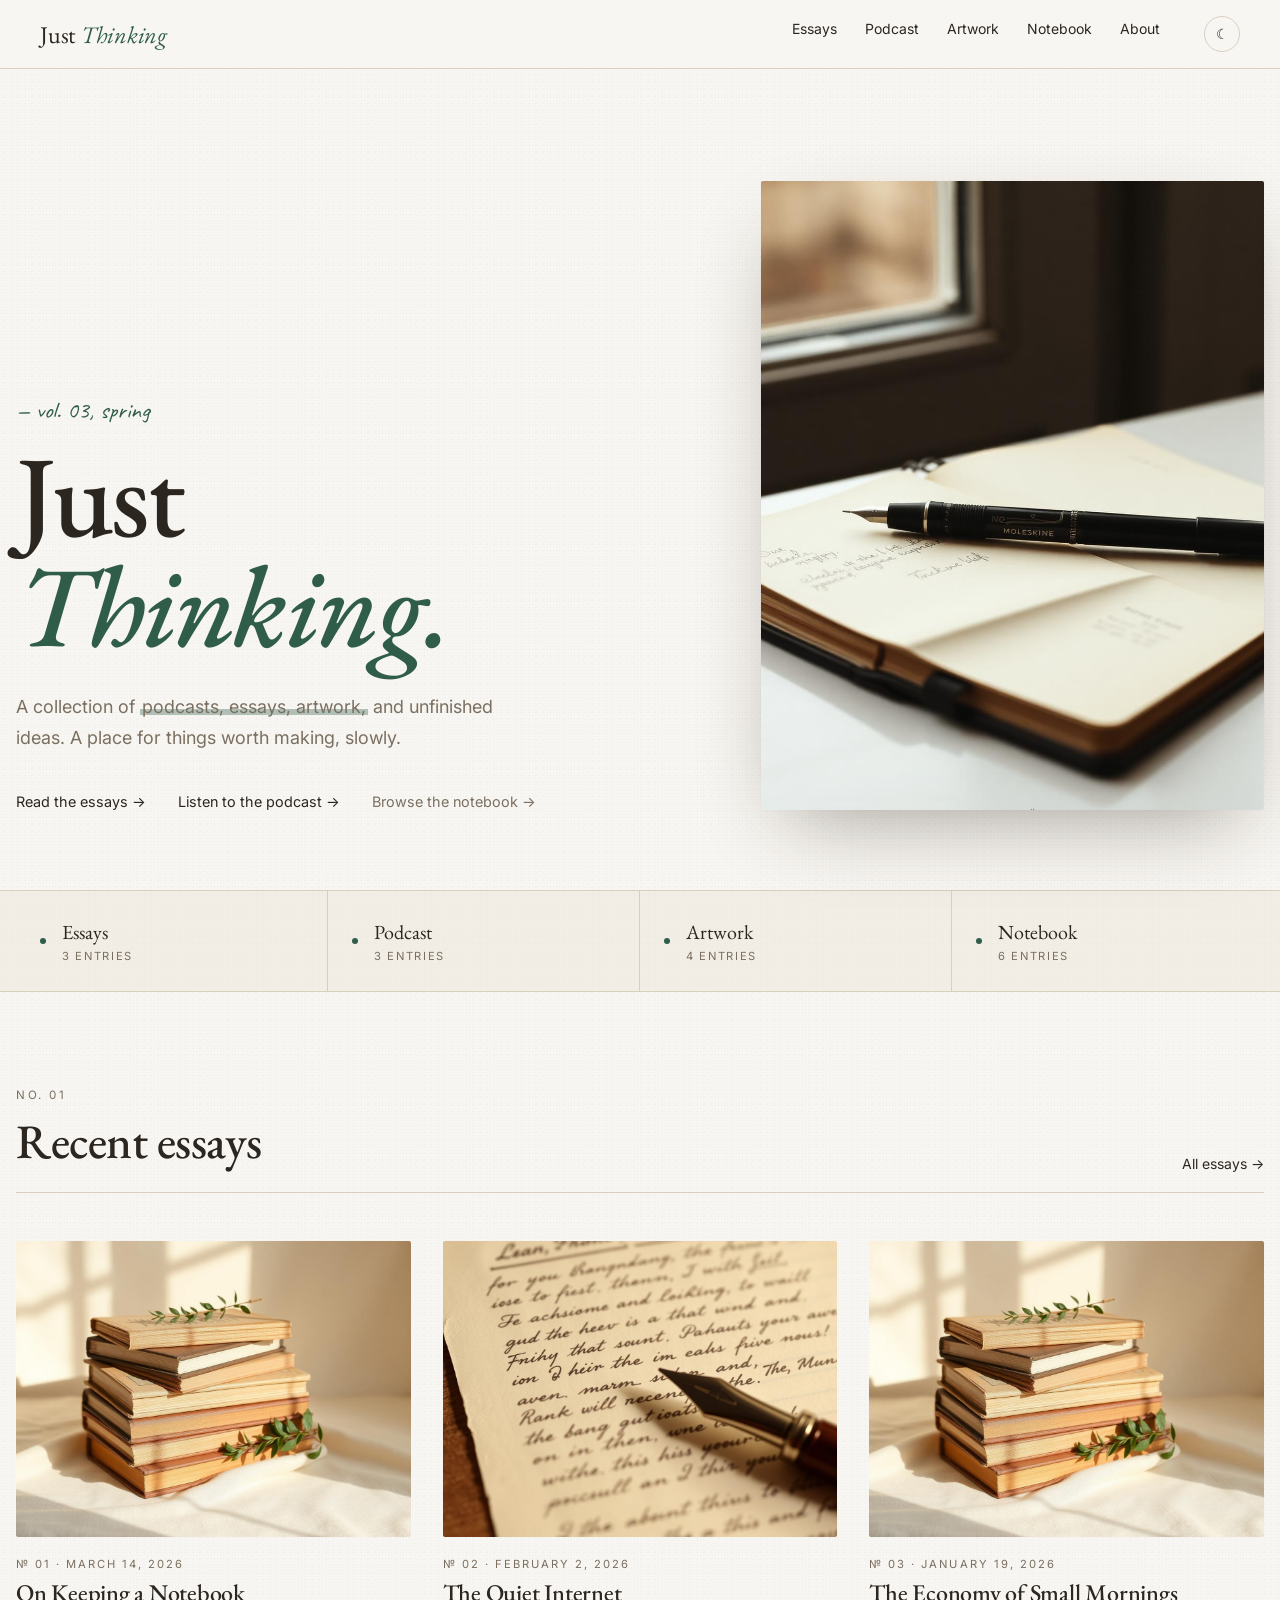
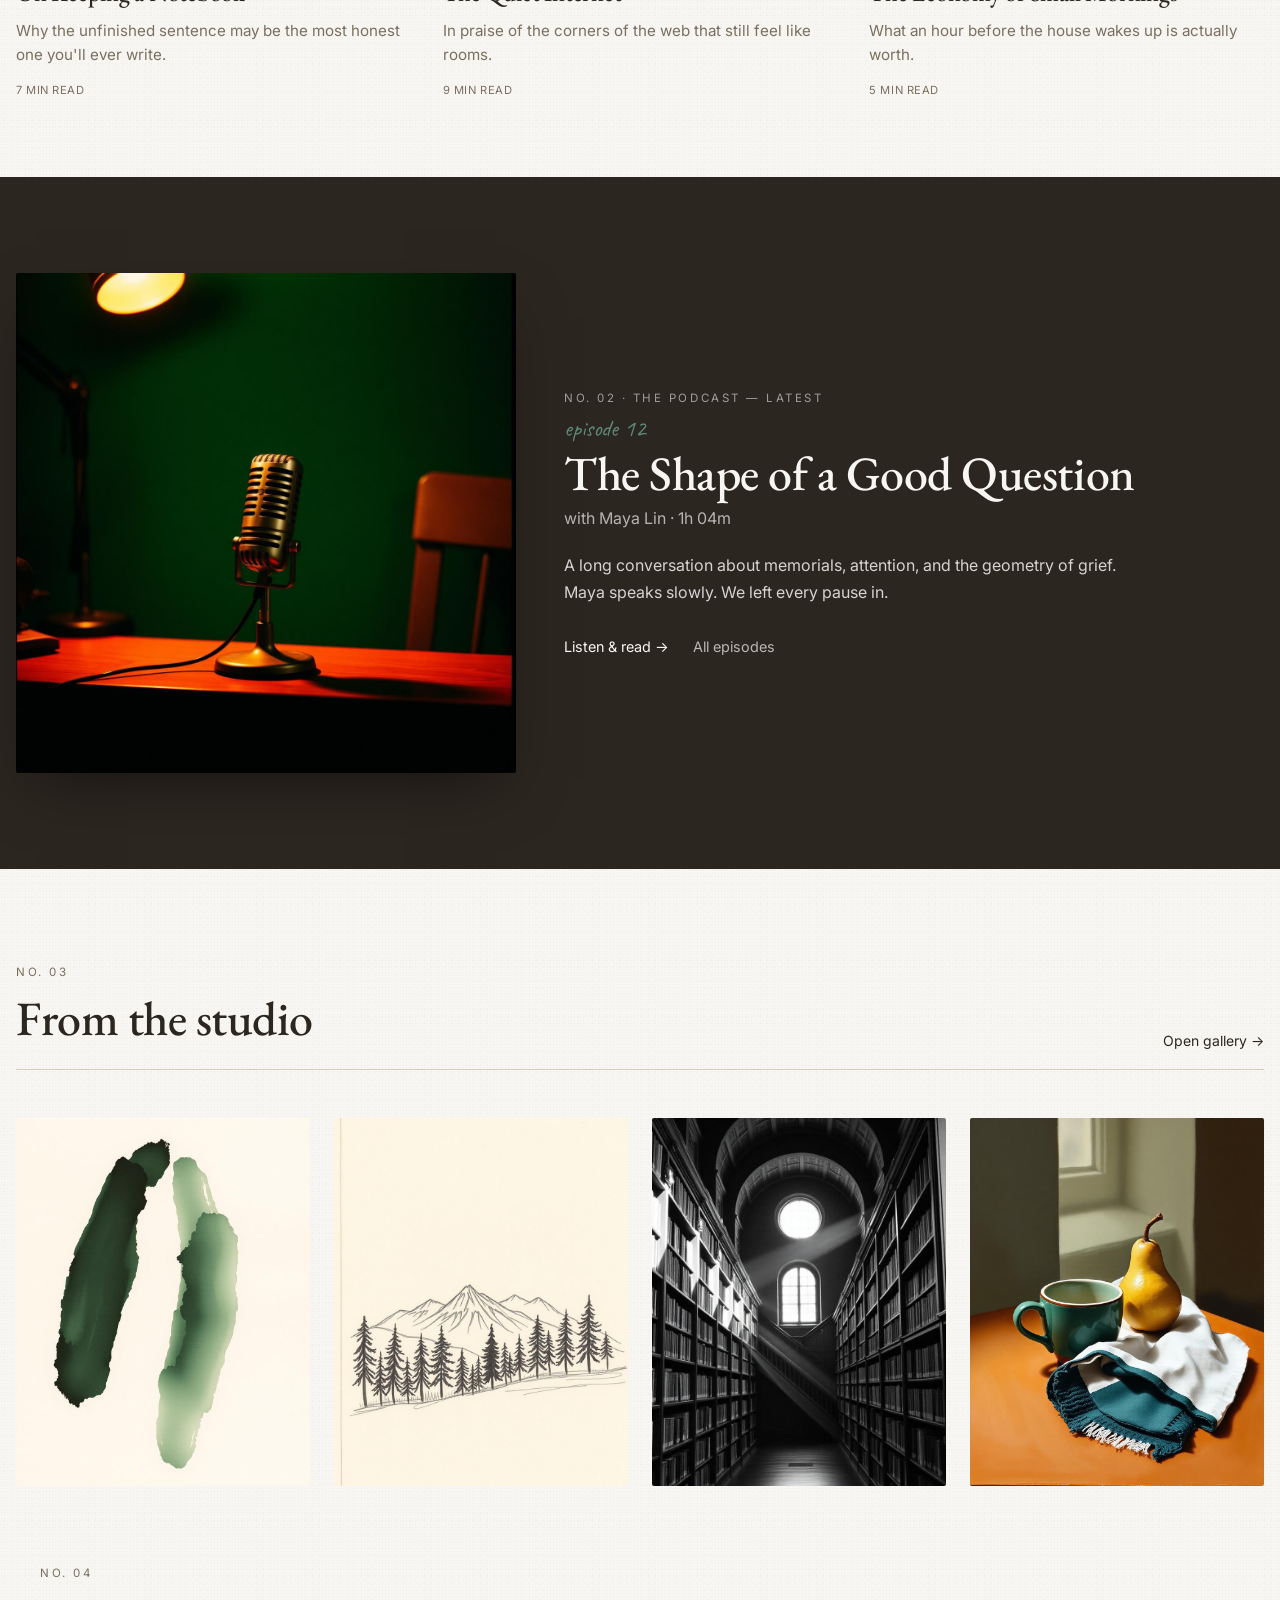
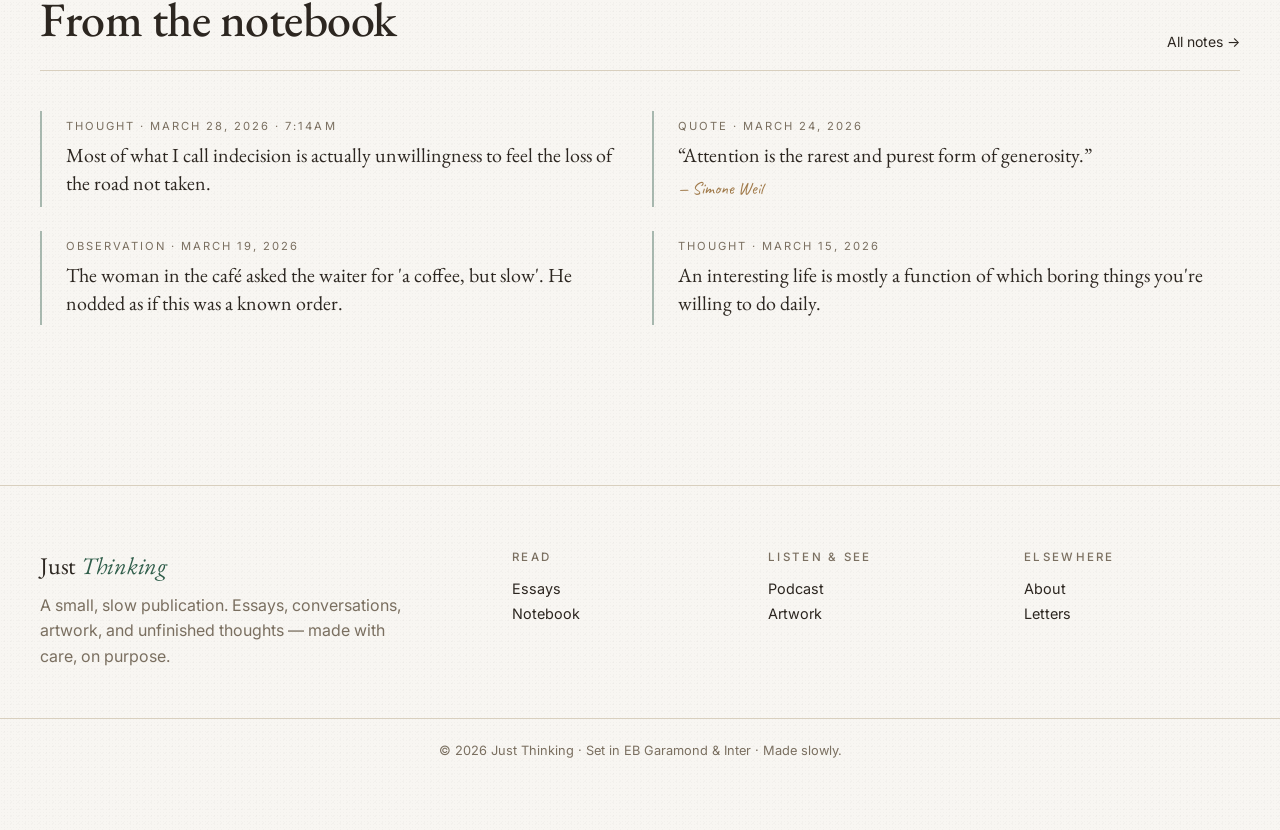
<file: docs/index.html>
<!doctype html>
<html lang="en">
<head>
<meta charset="utf-8" />
<meta name="viewport" content="width=device-width,initial-scale=1" />
<title>Just Thinking — A place for ideas, conversations, and things worth making.</title>
<meta name="description" content="A collection of podcasts, essays, artwork, and unfinished ideas." />
<meta property="og:site_name" content="Just Thinking" />
<meta property="og:title" content="Just Thinking — A place for ideas, conversations, and things worth making." />
<meta property="og:description" content="A collection of podcasts, essays, artwork, and unfinished ideas." />
<meta property="og:type" content="website" />
<meta name="twitter:card" content="summary_large_image" />
<link rel="preconnect" href="https://fonts.googleapis.com" />
<link rel="preconnect" href="https://fonts.gstatic.com" crossorigin />
<link rel="stylesheet" href="https://fonts.googleapis.com/css2?family=EB+Garamond:ital,wght@0,400;0,500;0,600;1,400&family=Inter:wght@400;500;600&family=Caveat:wght@400;500&display=swap" />
<link rel="stylesheet" href="./style.css" />
<script>(function(){try{var t=localStorage.getItem('jt-theme');if(t==='dark'||(!t&&window.matchMedia('(prefers-color-scheme: dark)').matches))document.documentElement.classList.add('dark')}catch(e){}})();</script>
</head>
<body><header class="nav"><div class="nav-inner">
  <a href="./" class="brand">Just <span class="it">Thinking</span></a>
  <nav class="nav-links">
    <a href="./essays/" class="">Essays</a>
    <a href="./podcast/" class="">Podcast</a>
    <a href="./artwork/" class="">Artwork</a>
    <a href="./notebook/" class="">Notebook</a>
    <a href="./about/" class="">About</a>
    <button class="theme-toggle" onclick="(function(){var d=document.documentElement;d.classList.toggle('dark');try{localStorage.setItem('jt-theme',d.classList.contains('dark')?'dark':'light')}catch(e){}})()" aria-label="Toggle theme">☾</button>
  </nav>
</div></header><main>
    <section class="container hero">
      <div class="hero-grid">
        <div class="fade-up">
          <p class="hand forest" style="font-size:1.5rem;margin-bottom:1rem">— vol. 03, spring</p>
          <h1>Just<br/><span class="it">Thinking.</span></h1>
          <p style="margin-top:2rem;max-width:32rem;font-size:1.125rem;color:var(--muted);line-height:1.7">A collection of <span class="hand-u">podcasts, essays, artwork,</span> and unfinished ideas. A place for things worth making, slowly.</p>
          <div style="margin-top:2.5rem;display:flex;flex-wrap:wrap;gap:.75rem 2rem;font-size:.9rem">
            <a href="./essays/" class="ink">Read the essays →</a>
            <a href="./podcast/" class="ink">Listen to the podcast →</a>
            <a href="./notebook/" class="ink muted">Browse the notebook →</a>
          </div>
        </div>
        <div class="fade-up-2">
          <div class="hero-img">
            <img src="./assets/hero-notebook.jpg" alt="An open notebook with a fountain pen by a window" />
            <p class="hero-caption">"the unfinished sentence is where thinking lives"</p>
          </div>
        </div>
      </div>
    </section>

    <section class="strip"><div class="strip-grid">
      <a href="./essays/" class="strip-item"><span class="dot"></span><div><div class="lbl">Essays</div><div class="cnt">3 entries</div></div></a><a href="./podcast/" class="strip-item"><span class="dot"></span><div><div class="lbl">Podcast</div><div class="cnt">3 entries</div></div></a><a href="./artwork/" class="strip-item"><span class="dot"></span><div><div class="lbl">Artwork</div><div class="cnt">4 entries</div></div></a><a href="./notebook/" class="strip-item"><span class="dot"></span><div><div class="lbl">Notebook</div><div class="cnt">6 entries</div></div></a>
    </div></section>

    <section class="container sec">
      <div class="sec-head"><div><div class="eyebrow">No. 01</div><h2>Recent essays</h2></div><a href="./essays/" class="ink" style="font-size:.875rem">All essays →</a></div>
      <div class="grid-3">
        <a href="./essays/on-keeping-a-notebook/" class="card lift">
          <div class="thumb zoom"><img src="./assets/essay-1.jpg" alt="" loading="lazy" /></div>
          <div class="meta">№ 01 · March 14, 2026</div>
          <h3>On Keeping a Notebook</h3>
          <p class="dek">Why the unfinished sentence may be the most honest one you'll ever write.</p>
          <p class="meta" style="margin-top:1rem;letter-spacing:.05em">7 min read</p>
        </a><a href="./essays/the-quiet-internet/" class="card lift">
          <div class="thumb zoom"><img src="./assets/essay-2.jpg" alt="" loading="lazy" /></div>
          <div class="meta">№ 02 · February 2, 2026</div>
          <h3>The Quiet Internet</h3>
          <p class="dek">In praise of the corners of the web that still feel like rooms.</p>
          <p class="meta" style="margin-top:1rem;letter-spacing:.05em">9 min read</p>
        </a><a href="./essays/the-economy-of-small-mornings/" class="card lift">
          <div class="thumb zoom"><img src="./assets/essay-1.jpg" alt="" loading="lazy" /></div>
          <div class="meta">№ 03 · January 19, 2026</div>
          <h3>The Economy of Small Mornings</h3>
          <p class="dek">What an hour before the house wakes up is actually worth.</p>
          <p class="meta" style="margin-top:1rem;letter-spacing:.05em">5 min read</p>
        </a>
      </div>
    </section>

    <section class="pod"><div class="container pod-inner">
      <div><div class="pod-cover"><img src="./assets/podcast-cover.jpg" alt="The Shape of a Good Question" /></div></div>
      <div>
        <div class="eyebrow" style="color:rgba(255,255,255,.55)">No. 02 · The Podcast — latest</div>
        <p class="hand" style="font-size:1.5rem;color:var(--forest-soft);margin-top:.5rem">episode 12</p>
        <h2>The Shape of a Good Question</h2>
        <p class="muted" style="margin-top:.5rem">with Maya Lin · 1h 04m</p>
        <p class="body">A long conversation about memorials, attention, and the geometry of grief. Maya speaks slowly. We left every pause in.</p>
        <div style="margin-top:2rem;display:flex;gap:1.5rem;font-size:.9rem">
          <a href="./podcast/the-shape-of-a-good-question/" class="ink">Listen & read →</a>
          <a href="./podcast/" class="ink" style="opacity:.7">All episodes</a>
        </div>
      </div>
    </div></section>

    <section class="container sec">
      <div class="sec-head"><div><div class="eyebrow">No. 03</div><h2>From the studio</h2></div><a href="./artwork/" class="ink" style="font-size:.875rem">Open gallery →</a></div>
      <div class="grid-4">
        <a href="./artwork/" class="zoom" style="aspect-ratio:4/5;background:var(--beige);border-radius:2px"><img src="./assets/art-1.jpg" alt="Two Strokes, One Breath" loading="lazy" /></a><a href="./artwork/" class="zoom" style="aspect-ratio:4/5;background:var(--beige);border-radius:2px"><img src="./assets/art-3.jpg" alt="Blue Ridge, From Memory" loading="lazy" /></a><a href="./artwork/" class="zoom" style="aspect-ratio:4/5;background:var(--beige);border-radius:2px"><img src="./assets/art-2.jpg" alt="Stacks" loading="lazy" /></a><a href="./artwork/" class="zoom" style="aspect-ratio:4/5;background:var(--beige);border-radius:2px"><img src="./assets/art-4.jpg" alt="Cup and Pear" loading="lazy" /></a>
      </div>
    </section>

    <section class="container" style="padding-bottom:6rem">
      <div class="sec-head"><div><div class="eyebrow">No. 04</div><h2>From the notebook</h2></div><a href="./notebook/" class="ink" style="font-size:.875rem">All notes →</a></div>
      <div class="grid-2">
        <article class="note"><div class="meta" style="font-size:.7rem;text-transform:uppercase;letter-spacing:.18em;color:var(--muted)">thought · March 28, 2026 · 7:14am</div><p class="body">Most of what I call indecision is actually unwillingness to feel the loss of the road not taken.</p></article><article class="note"><div class="meta" style="font-size:.7rem;text-transform:uppercase;letter-spacing:.18em;color:var(--muted)">quote · March 24, 2026</div><p class="body">“Attention is the rarest and purest form of generosity.”</p><p class="src">— Simone Weil</p></article><article class="note"><div class="meta" style="font-size:.7rem;text-transform:uppercase;letter-spacing:.18em;color:var(--muted)">observation · March 19, 2026</div><p class="body">The woman in the café asked the waiter for 'a coffee, but slow'. He nodded as if this was a known order.</p></article><article class="note"><div class="meta" style="font-size:.7rem;text-transform:uppercase;letter-spacing:.18em;color:var(--muted)">thought · March 15, 2026</div><p class="body">An interesting life is mostly a function of which boring things you're willing to do daily.</p></article>
      </div>
    </section>
    </main><footer><div class="foot-grid">
  <div>
    <div class="brand" style="font-size:1.5rem">Just <span class="it" style="color:var(--forest);font-style:italic">Thinking</span></div>
    <p class="muted" style="margin-top:.75rem;max-width:24rem;line-height:1.6">A small, slow publication. Essays, conversations, artwork, and unfinished thoughts — made with care, on purpose.</p>
  </div>
  <div><h4>Read</h4><ul>
    <li><a href="./essays/" class="ink">Essays</a></li>
    <li><a href="./notebook/" class="ink">Notebook</a></li>
  </ul></div>
  <div><h4>Listen & see</h4><ul>
    <li><a href="./podcast/" class="ink">Podcast</a></li>
    <li><a href="./artwork/" class="ink">Artwork</a></li>
  </ul></div>
  <div><h4>Elsewhere</h4><ul>
    <li><a href="./about/" class="ink">About</a></li>
    <li><a href="mailto:hello@justthinking.co" class="ink">Letters</a></li>
  </ul></div>
</div>
<div class="foot-bottom">© 2026 Just Thinking · Set in EB Garamond & Inter · Made slowly.</div>
</footer></body></html>
</file>
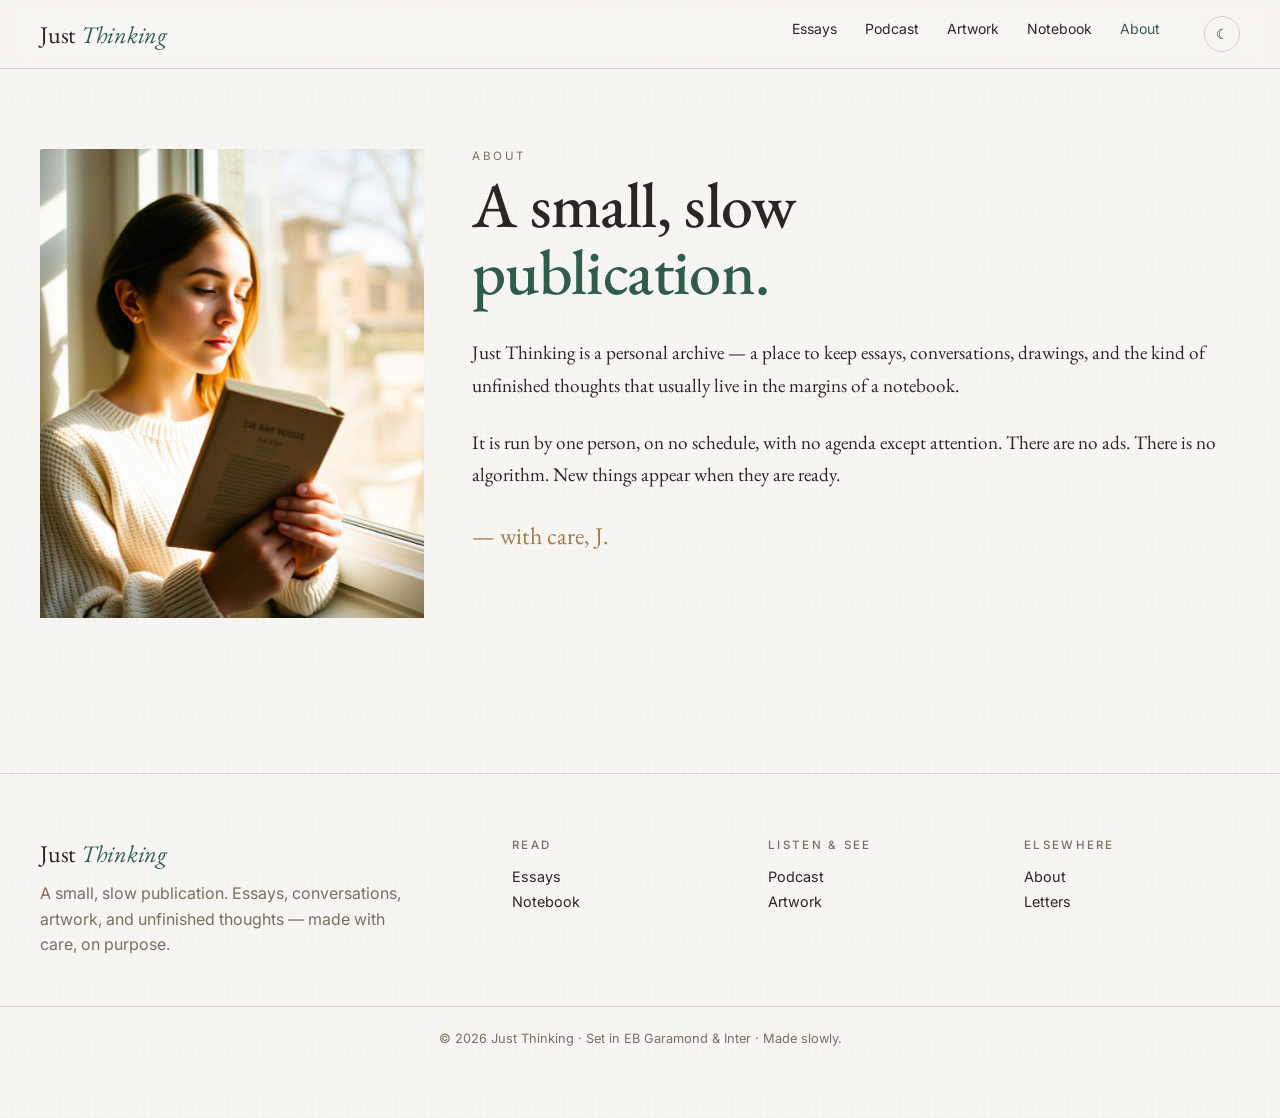
<file: docs/about/index.html>
<!doctype html>
<html lang="en">
<head>
<meta charset="utf-8" />
<meta name="viewport" content="width=device-width,initial-scale=1" />
<title>About — Just Thinking</title>
<meta name="description" content="A small, slow publication." />
<meta property="og:site_name" content="Just Thinking" />
<meta property="og:title" content="About — Just Thinking" />
<meta property="og:description" content="A small, slow publication." />
<meta property="og:type" content="website" />
<meta name="twitter:card" content="summary_large_image" />
<link rel="preconnect" href="https://fonts.googleapis.com" />
<link rel="preconnect" href="https://fonts.gstatic.com" crossorigin />
<link rel="stylesheet" href="https://fonts.googleapis.com/css2?family=EB+Garamond:ital,wght@0,400;0,500;0,600;1,400&family=Inter:wght@400;500;600&family=Caveat:wght@400;500&display=swap" />
<link rel="stylesheet" href="../style.css" />
<script>(function(){try{var t=localStorage.getItem('jt-theme');if(t==='dark'||(!t&&window.matchMedia('(prefers-color-scheme: dark)').matches))document.documentElement.classList.add('dark')}catch(e){}})();</script>
</head>
<body><header class="nav"><div class="nav-inner">
  <a href="../" class="brand">Just <span class="it">Thinking</span></a>
  <nav class="nav-links">
    <a href="../essays/" class="">Essays</a>
    <a href="../podcast/" class="">Podcast</a>
    <a href="../artwork/" class="">Artwork</a>
    <a href="../notebook/" class="">Notebook</a>
    <a href="../about/" class="active">About</a>
    <button class="theme-toggle" onclick="(function(){var d=document.documentElement;d.classList.toggle('dark');try{localStorage.setItem('jt-theme',d.classList.contains('dark')?'dark':'light')}catch(e){}})()" aria-label="Toggle theme">☾</button>
  </nav>
</div></header><main class="container">
      <div class="about">
        <div class="about-img"><img src="../assets/about-portrait.jpg" alt="Portrait" /></div>
        <div>
          <div class="eyebrow">About</div>
          <h1 class="serif" style="font-size:clamp(2.5rem,5vw,4rem);margin-top:.5rem;line-height:1.05">A small, slow<br/><span class="it forest">publication.</span></h1>
          <div style="margin-top:2rem">
            <p>Just Thinking is a personal archive — a place to keep essays, conversations, drawings, and the kind of unfinished thoughts that usually live in the margins of a notebook.</p><p>It is run by one person, on no schedule, with no agenda except attention. There are no ads. There is no algorithm. New things appear when they are ready.</p>
            <p class="hand sepia" style="font-size:1.5rem">— with care, J.</p>
          </div>
        </div>
      </div>
    </main><footer><div class="foot-grid">
  <div>
    <div class="brand" style="font-size:1.5rem">Just <span class="it" style="color:var(--forest);font-style:italic">Thinking</span></div>
    <p class="muted" style="margin-top:.75rem;max-width:24rem;line-height:1.6">A small, slow publication. Essays, conversations, artwork, and unfinished thoughts — made with care, on purpose.</p>
  </div>
  <div><h4>Read</h4><ul>
    <li><a href="../essays/" class="ink">Essays</a></li>
    <li><a href="../notebook/" class="ink">Notebook</a></li>
  </ul></div>
  <div><h4>Listen & see</h4><ul>
    <li><a href="../podcast/" class="ink">Podcast</a></li>
    <li><a href="../artwork/" class="ink">Artwork</a></li>
  </ul></div>
  <div><h4>Elsewhere</h4><ul>
    <li><a href="../about/" class="ink">About</a></li>
    <li><a href="mailto:hello@justthinking.co" class="ink">Letters</a></li>
  </ul></div>
</div>
<div class="foot-bottom">© 2026 Just Thinking · Set in EB Garamond & Inter · Made slowly.</div>
</footer></body></html>
</file>
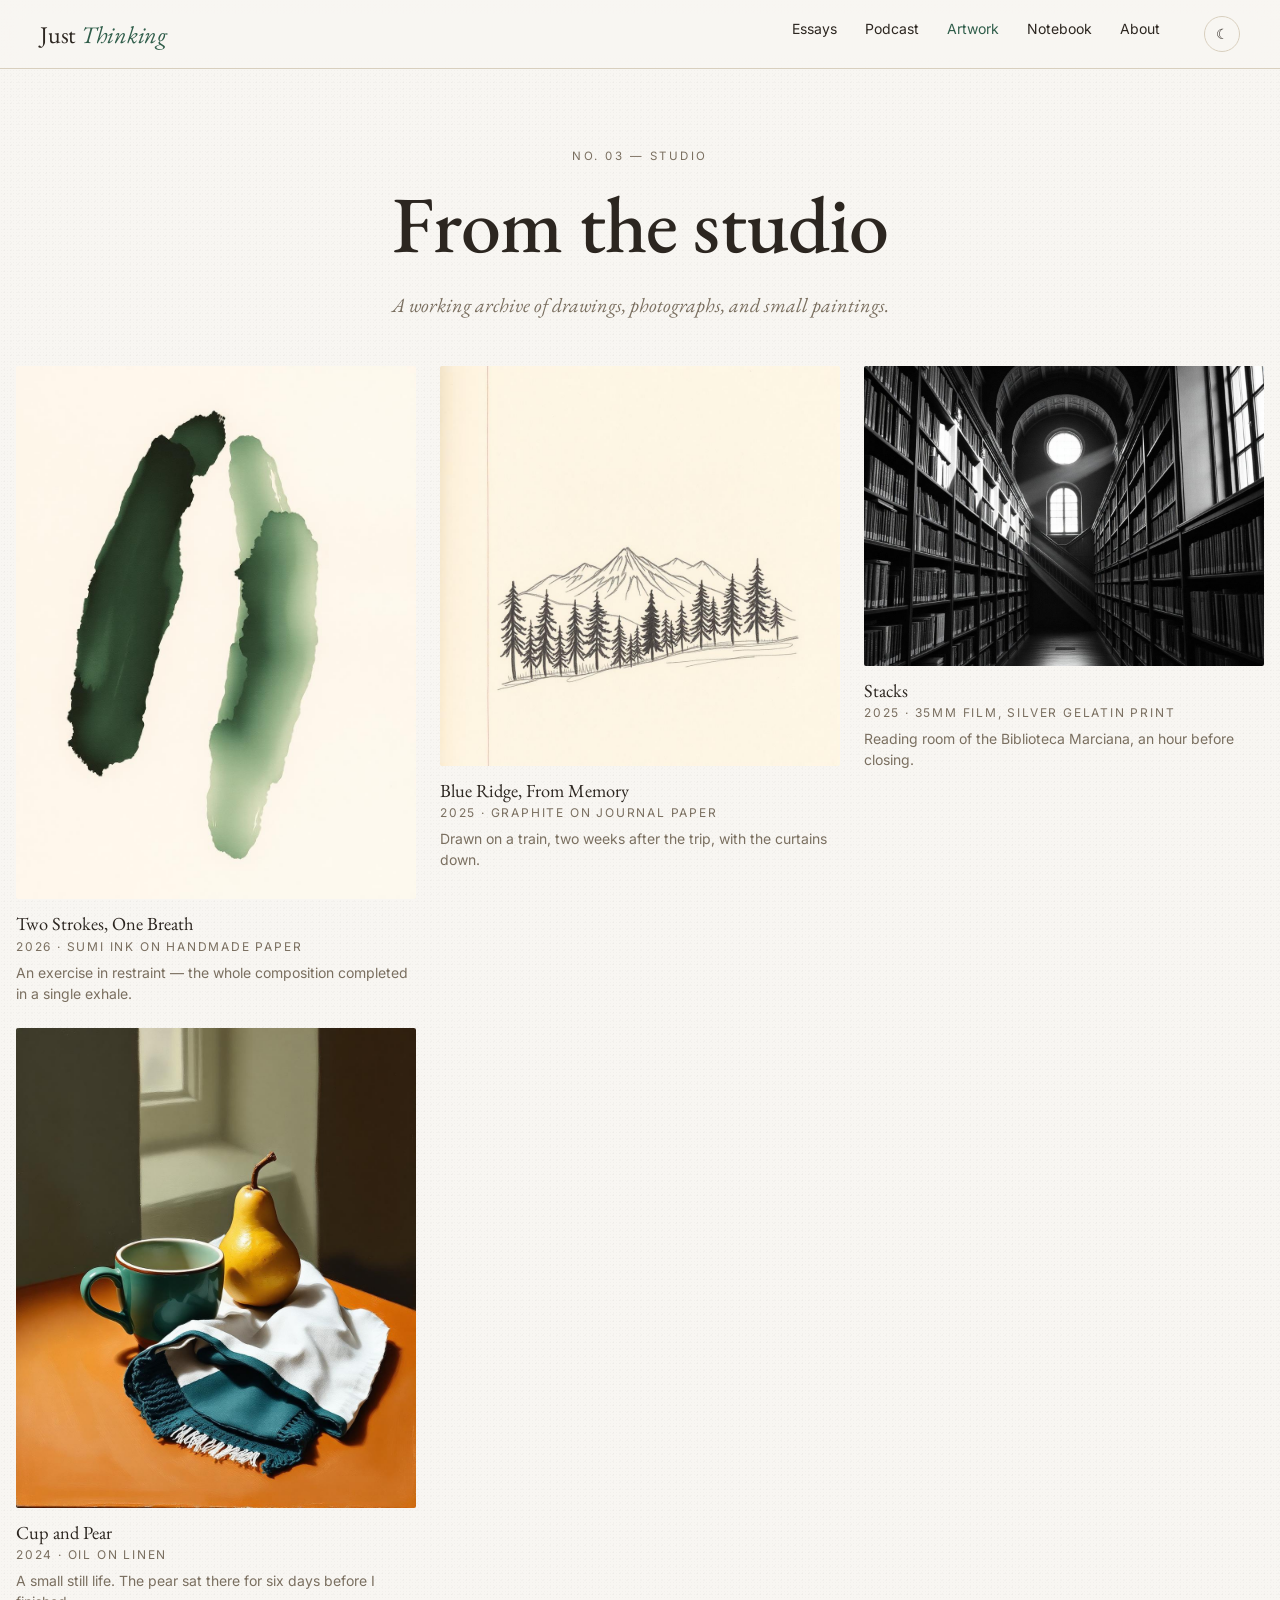
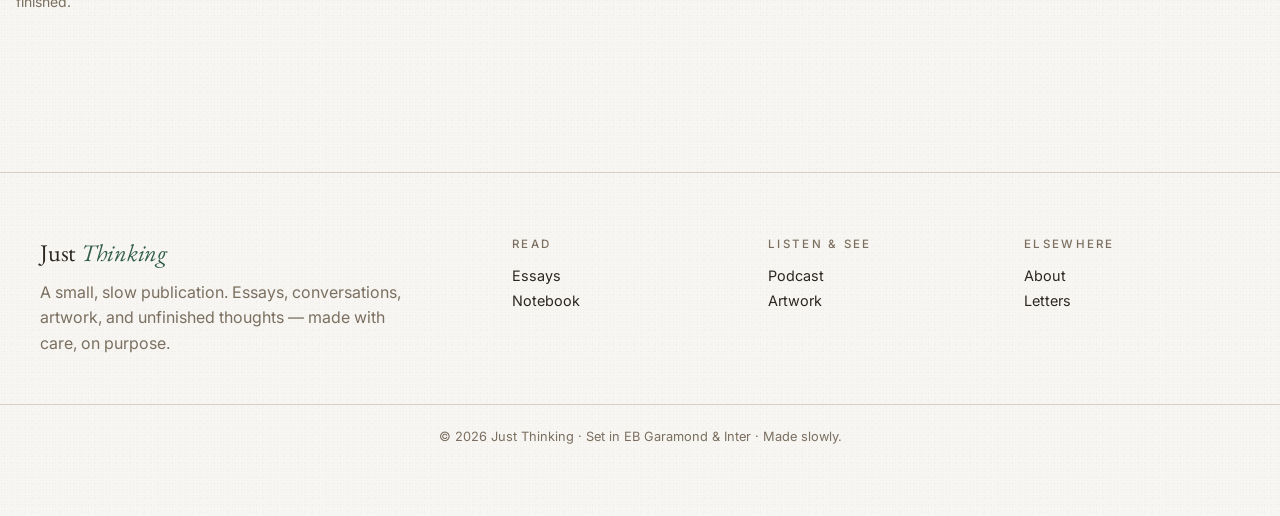
<file: docs/artwork/index.html>
<!doctype html>
<html lang="en">
<head>
<meta charset="utf-8" />
<meta name="viewport" content="width=device-width,initial-scale=1" />
<title>Artwork — Just Thinking</title>
<meta name="description" content="Ink, film, graphite, oil. A working studio." />
<meta property="og:site_name" content="Just Thinking" />
<meta property="og:title" content="Artwork — Just Thinking" />
<meta property="og:description" content="Ink, film, graphite, oil. A working studio." />
<meta property="og:type" content="website" />
<meta name="twitter:card" content="summary_large_image" />
<link rel="preconnect" href="https://fonts.googleapis.com" />
<link rel="preconnect" href="https://fonts.gstatic.com" crossorigin />
<link rel="stylesheet" href="https://fonts.googleapis.com/css2?family=EB+Garamond:ital,wght@0,400;0,500;0,600;1,400&family=Inter:wght@400;500;600&family=Caveat:wght@400;500&display=swap" />
<link rel="stylesheet" href="../style.css" />
<script>(function(){try{var t=localStorage.getItem('jt-theme');if(t==='dark'||(!t&&window.matchMedia('(prefers-color-scheme: dark)').matches))document.documentElement.classList.add('dark')}catch(e){}})();</script>
</head>
<body><header class="nav"><div class="nav-inner">
  <a href="../" class="brand">Just <span class="it">Thinking</span></a>
  <nav class="nav-links">
    <a href="../essays/" class="">Essays</a>
    <a href="../podcast/" class="">Podcast</a>
    <a href="../artwork/" class="active">Artwork</a>
    <a href="../notebook/" class="">Notebook</a>
    <a href="../about/" class="">About</a>
    <button class="theme-toggle" onclick="(function(){var d=document.documentElement;d.classList.toggle('dark');try{localStorage.setItem('jt-theme',d.classList.contains('dark')?'dark':'light')}catch(e){}})()" aria-label="Toggle theme">☾</button>
  </nav>
</div></header><main class="container" style="padding:5rem 0 6rem">
      <header style="text-align:center;margin-bottom:3rem">
        <div class="eyebrow">No. 03 — Studio</div>
        <h1 class="serif" style="font-size:clamp(3rem,7vw,5rem);margin-top:.5rem">From the studio</h1>
        <p class="serif italic" style="color:var(--muted);font-size:1.25rem;margin-top:1rem;max-width:36rem;margin-left:auto;margin-right:auto">A working archive of drawings, photographs, and small paintings.</p>
      </header>
      <div class="gallery">
        <figure class="gal-item" style="margin:0"><img src="../assets/art-1.jpg" alt="Two Strokes, One Breath" loading="lazy" /><figcaption class="cap"><div class="t">Two Strokes, One Breath</div><div class="m">2026 · Sumi ink on handmade paper</div><p class="muted" style="margin-top:.5rem;font-size:.875rem;line-height:1.5">An exercise in restraint — the whole composition completed in a single exhale.</p></figcaption></figure><figure class="gal-item" style="margin:0"><img src="../assets/art-3.jpg" alt="Blue Ridge, From Memory" loading="lazy" /><figcaption class="cap"><div class="t">Blue Ridge, From Memory</div><div class="m">2025 · Graphite on journal paper</div><p class="muted" style="margin-top:.5rem;font-size:.875rem;line-height:1.5">Drawn on a train, two weeks after the trip, with the curtains down.</p></figcaption></figure><figure class="gal-item" style="margin:0"><img src="../assets/art-2.jpg" alt="Stacks" loading="lazy" /><figcaption class="cap"><div class="t">Stacks</div><div class="m">2025 · 35mm film, silver gelatin print</div><p class="muted" style="margin-top:.5rem;font-size:.875rem;line-height:1.5">Reading room of the Biblioteca Marciana, an hour before closing.</p></figcaption></figure><figure class="gal-item" style="margin:0"><img src="../assets/art-4.jpg" alt="Cup and Pear" loading="lazy" /><figcaption class="cap"><div class="t">Cup and Pear</div><div class="m">2024 · Oil on linen</div><p class="muted" style="margin-top:.5rem;font-size:.875rem;line-height:1.5">A small still life. The pear sat there for six days before I finished.</p></figcaption></figure>
      </div>
    </main><footer><div class="foot-grid">
  <div>
    <div class="brand" style="font-size:1.5rem">Just <span class="it" style="color:var(--forest);font-style:italic">Thinking</span></div>
    <p class="muted" style="margin-top:.75rem;max-width:24rem;line-height:1.6">A small, slow publication. Essays, conversations, artwork, and unfinished thoughts — made with care, on purpose.</p>
  </div>
  <div><h4>Read</h4><ul>
    <li><a href="../essays/" class="ink">Essays</a></li>
    <li><a href="../notebook/" class="ink">Notebook</a></li>
  </ul></div>
  <div><h4>Listen & see</h4><ul>
    <li><a href="../podcast/" class="ink">Podcast</a></li>
    <li><a href="../artwork/" class="ink">Artwork</a></li>
  </ul></div>
  <div><h4>Elsewhere</h4><ul>
    <li><a href="../about/" class="ink">About</a></li>
    <li><a href="mailto:hello@justthinking.co" class="ink">Letters</a></li>
  </ul></div>
</div>
<div class="foot-bottom">© 2026 Just Thinking · Set in EB Garamond & Inter · Made slowly.</div>
</footer></body></html>
</file>
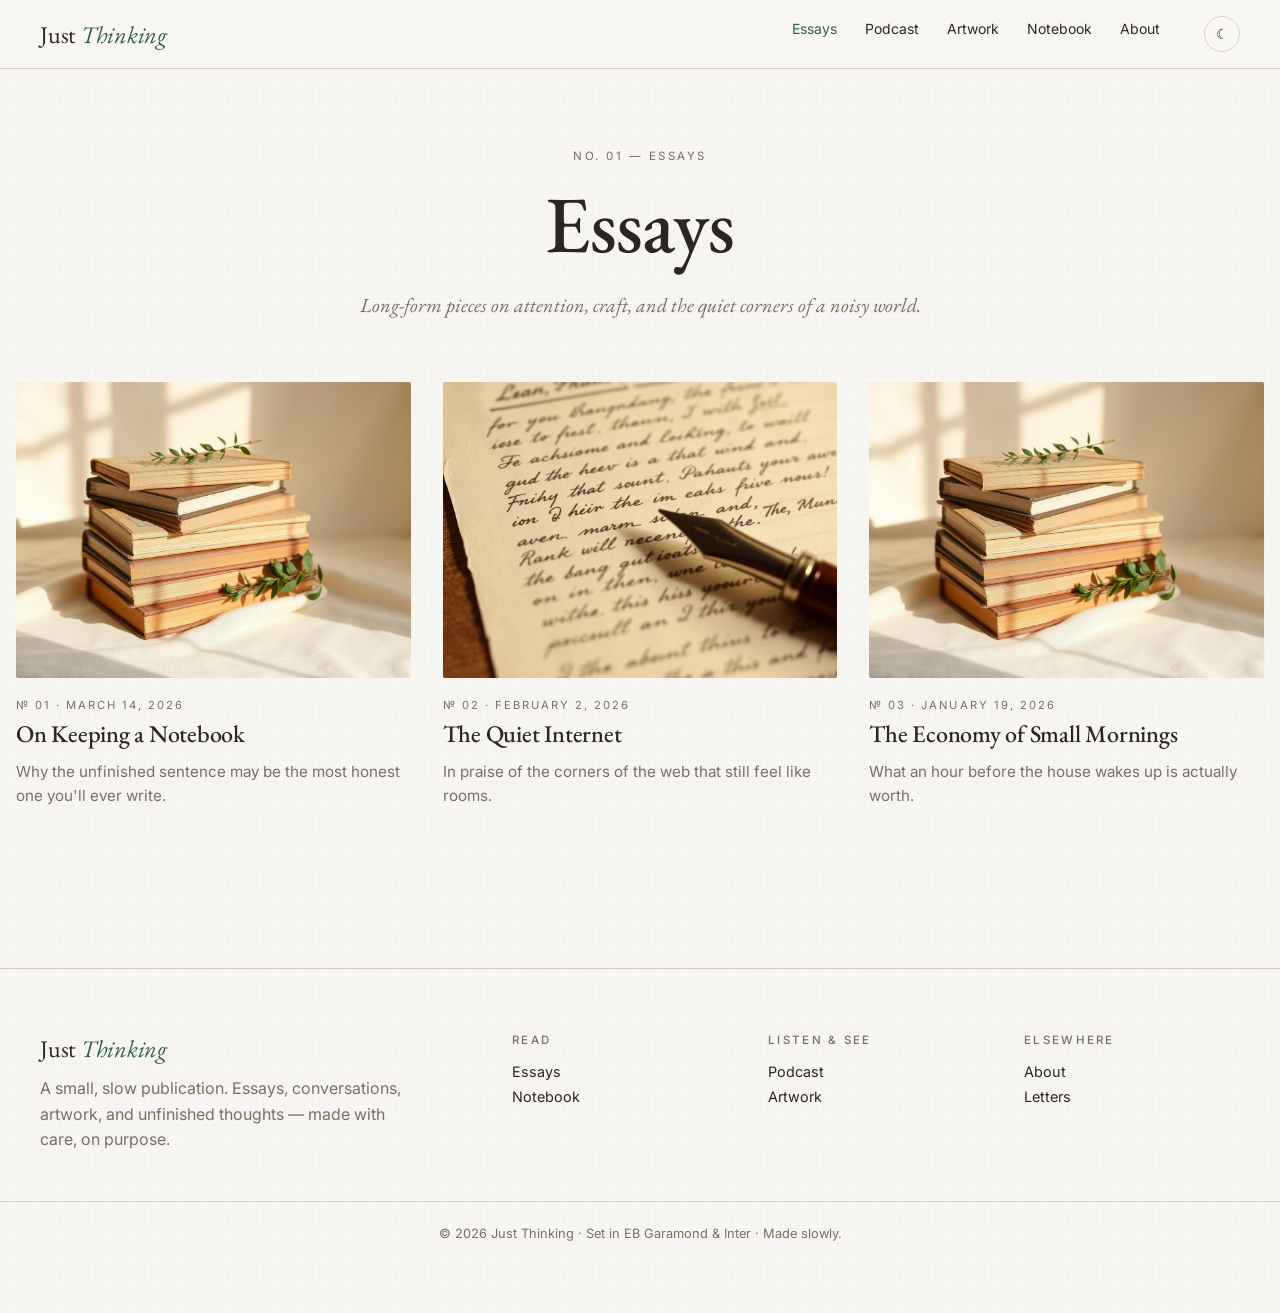
<file: docs/essays/index.html>
<!doctype html>
<html lang="en">
<head>
<meta charset="utf-8" />
<meta name="viewport" content="width=device-width,initial-scale=1" />
<title>Essays — Just Thinking</title>
<meta name="description" content="Slow essays on attention, work, and the quiet internet." />
<meta property="og:site_name" content="Just Thinking" />
<meta property="og:title" content="Essays — Just Thinking" />
<meta property="og:description" content="Slow essays on attention, work, and the quiet internet." />
<meta property="og:type" content="website" />
<meta name="twitter:card" content="summary_large_image" />
<link rel="preconnect" href="https://fonts.googleapis.com" />
<link rel="preconnect" href="https://fonts.gstatic.com" crossorigin />
<link rel="stylesheet" href="https://fonts.googleapis.com/css2?family=EB+Garamond:ital,wght@0,400;0,500;0,600;1,400&family=Inter:wght@400;500;600&family=Caveat:wght@400;500&display=swap" />
<link rel="stylesheet" href="../style.css" />
<script>(function(){try{var t=localStorage.getItem('jt-theme');if(t==='dark'||(!t&&window.matchMedia('(prefers-color-scheme: dark)').matches))document.documentElement.classList.add('dark')}catch(e){}})();</script>
</head>
<body><header class="nav"><div class="nav-inner">
  <a href="../" class="brand">Just <span class="it">Thinking</span></a>
  <nav class="nav-links">
    <a href="../essays/" class="active">Essays</a>
    <a href="../podcast/" class="">Podcast</a>
    <a href="../artwork/" class="">Artwork</a>
    <a href="../notebook/" class="">Notebook</a>
    <a href="../about/" class="">About</a>
    <button class="theme-toggle" onclick="(function(){var d=document.documentElement;d.classList.toggle('dark');try{localStorage.setItem('jt-theme',d.classList.contains('dark')?'dark':'light')}catch(e){}})()" aria-label="Toggle theme">☾</button>
  </nav>
</div></header><main class="container" style="padding:5rem 0 6rem">
      <header style="text-align:center;margin-bottom:4rem">
        <div class="eyebrow">No. 01 — Essays</div>
        <h1 class="serif" style="font-size:clamp(3rem,7vw,5rem);margin-top:.5rem">Essays</h1>
        <p class="serif italic" style="color:var(--muted);font-size:1.25rem;margin-top:1rem;max-width:36rem;margin-left:auto;margin-right:auto">Long-form pieces on attention, craft, and the quiet corners of a noisy world.</p>
      </header>
      <div class="grid-3">
        <a href="../essays/on-keeping-a-notebook/" class="card lift">
          <div class="thumb zoom"><img src="../assets/essay-1.jpg" alt="" /></div>
          <div class="meta">№ 01 · March 14, 2026</div>
          <h3>On Keeping a Notebook</h3>
          <p class="dek">Why the unfinished sentence may be the most honest one you'll ever write.</p>
        </a><a href="../essays/the-quiet-internet/" class="card lift">
          <div class="thumb zoom"><img src="../assets/essay-2.jpg" alt="" /></div>
          <div class="meta">№ 02 · February 2, 2026</div>
          <h3>The Quiet Internet</h3>
          <p class="dek">In praise of the corners of the web that still feel like rooms.</p>
        </a><a href="../essays/the-economy-of-small-mornings/" class="card lift">
          <div class="thumb zoom"><img src="../assets/essay-1.jpg" alt="" /></div>
          <div class="meta">№ 03 · January 19, 2026</div>
          <h3>The Economy of Small Mornings</h3>
          <p class="dek">What an hour before the house wakes up is actually worth.</p>
        </a>
      </div>
    </main><footer><div class="foot-grid">
  <div>
    <div class="brand" style="font-size:1.5rem">Just <span class="it" style="color:var(--forest);font-style:italic">Thinking</span></div>
    <p class="muted" style="margin-top:.75rem;max-width:24rem;line-height:1.6">A small, slow publication. Essays, conversations, artwork, and unfinished thoughts — made with care, on purpose.</p>
  </div>
  <div><h4>Read</h4><ul>
    <li><a href="../essays/" class="ink">Essays</a></li>
    <li><a href="../notebook/" class="ink">Notebook</a></li>
  </ul></div>
  <div><h4>Listen & see</h4><ul>
    <li><a href="../podcast/" class="ink">Podcast</a></li>
    <li><a href="../artwork/" class="ink">Artwork</a></li>
  </ul></div>
  <div><h4>Elsewhere</h4><ul>
    <li><a href="../about/" class="ink">About</a></li>
    <li><a href="mailto:hello@justthinking.co" class="ink">Letters</a></li>
  </ul></div>
</div>
<div class="foot-bottom">© 2026 Just Thinking · Set in EB Garamond & Inter · Made slowly.</div>
</footer></body></html>
</file>
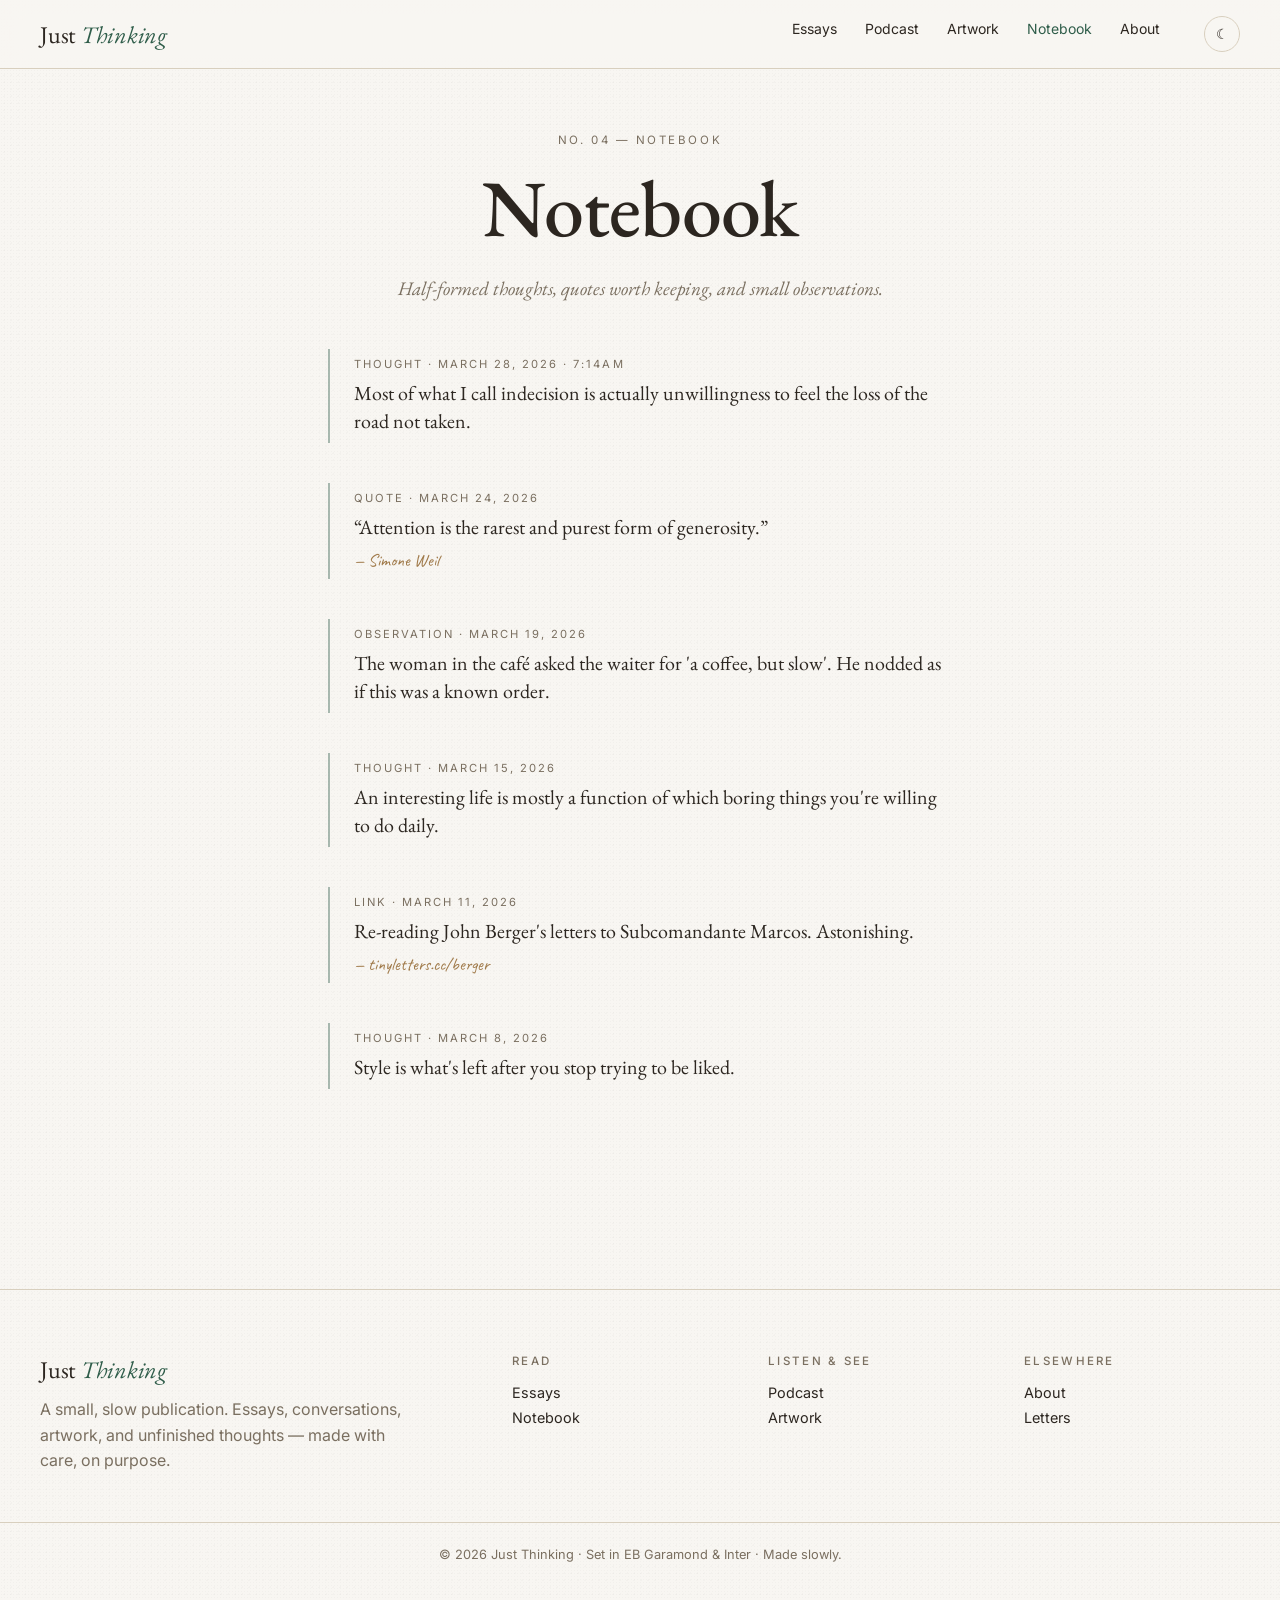
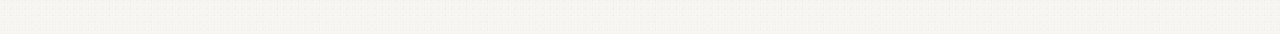
<file: docs/notebook/index.html>
<!doctype html>
<html lang="en">
<head>
<meta charset="utf-8" />
<meta name="viewport" content="width=device-width,initial-scale=1" />
<title>Notebook — Just Thinking</title>
<meta name="description" content="Short thoughts, quotes, observations." />
<meta property="og:site_name" content="Just Thinking" />
<meta property="og:title" content="Notebook — Just Thinking" />
<meta property="og:description" content="Short thoughts, quotes, observations." />
<meta property="og:type" content="website" />
<meta name="twitter:card" content="summary_large_image" />
<link rel="preconnect" href="https://fonts.googleapis.com" />
<link rel="preconnect" href="https://fonts.gstatic.com" crossorigin />
<link rel="stylesheet" href="https://fonts.googleapis.com/css2?family=EB+Garamond:ital,wght@0,400;0,500;0,600;1,400&family=Inter:wght@400;500;600&family=Caveat:wght@400;500&display=swap" />
<link rel="stylesheet" href="../style.css" />
<script>(function(){try{var t=localStorage.getItem('jt-theme');if(t==='dark'||(!t&&window.matchMedia('(prefers-color-scheme: dark)').matches))document.documentElement.classList.add('dark')}catch(e){}})();</script>
</head>
<body><header class="nav"><div class="nav-inner">
  <a href="../" class="brand">Just <span class="it">Thinking</span></a>
  <nav class="nav-links">
    <a href="../essays/" class="">Essays</a>
    <a href="../podcast/" class="">Podcast</a>
    <a href="../artwork/" class="">Artwork</a>
    <a href="../notebook/" class="active">Notebook</a>
    <a href="../about/" class="">About</a>
    <button class="theme-toggle" onclick="(function(){var d=document.documentElement;d.classList.toggle('dark');try{localStorage.setItem('jt-theme',d.classList.contains('dark')?'dark':'light')}catch(e){}})()" aria-label="Toggle theme">☾</button>
  </nav>
</div></header><main class="timeline">
      <header style="text-align:center;margin-bottom:3rem">
        <div class="eyebrow">No. 04 — Notebook</div>
        <h1 class="serif" style="font-size:clamp(3rem,7vw,5rem);margin-top:.5rem">Notebook</h1>
        <p class="serif italic" style="color:var(--muted);font-size:1.2rem;margin-top:1rem">Half-formed thoughts, quotes worth keeping, and small observations.</p>
      </header>
      <article class="note"><div class="meta" style="font-size:.7rem;text-transform:uppercase;letter-spacing:.18em;color:var(--muted)">thought · March 28, 2026 · 7:14am</div><p class="body">Most of what I call indecision is actually unwillingness to feel the loss of the road not taken.</p></article><article class="note"><div class="meta" style="font-size:.7rem;text-transform:uppercase;letter-spacing:.18em;color:var(--muted)">quote · March 24, 2026</div><p class="body">“Attention is the rarest and purest form of generosity.”</p><p class="src">— Simone Weil</p></article><article class="note"><div class="meta" style="font-size:.7rem;text-transform:uppercase;letter-spacing:.18em;color:var(--muted)">observation · March 19, 2026</div><p class="body">The woman in the café asked the waiter for 'a coffee, but slow'. He nodded as if this was a known order.</p></article><article class="note"><div class="meta" style="font-size:.7rem;text-transform:uppercase;letter-spacing:.18em;color:var(--muted)">thought · March 15, 2026</div><p class="body">An interesting life is mostly a function of which boring things you're willing to do daily.</p></article><article class="note"><div class="meta" style="font-size:.7rem;text-transform:uppercase;letter-spacing:.18em;color:var(--muted)">link · March 11, 2026</div><p class="body">Re-reading John Berger's letters to Subcomandante Marcos. Astonishing.</p><p class="src">— tinyletters.cc/berger</p></article><article class="note"><div class="meta" style="font-size:.7rem;text-transform:uppercase;letter-spacing:.18em;color:var(--muted)">thought · March 8, 2026</div><p class="body">Style is what's left after you stop trying to be liked.</p></article>
    </main><footer><div class="foot-grid">
  <div>
    <div class="brand" style="font-size:1.5rem">Just <span class="it" style="color:var(--forest);font-style:italic">Thinking</span></div>
    <p class="muted" style="margin-top:.75rem;max-width:24rem;line-height:1.6">A small, slow publication. Essays, conversations, artwork, and unfinished thoughts — made with care, on purpose.</p>
  </div>
  <div><h4>Read</h4><ul>
    <li><a href="../essays/" class="ink">Essays</a></li>
    <li><a href="../notebook/" class="ink">Notebook</a></li>
  </ul></div>
  <div><h4>Listen & see</h4><ul>
    <li><a href="../podcast/" class="ink">Podcast</a></li>
    <li><a href="../artwork/" class="ink">Artwork</a></li>
  </ul></div>
  <div><h4>Elsewhere</h4><ul>
    <li><a href="../about/" class="ink">About</a></li>
    <li><a href="mailto:hello@justthinking.co" class="ink">Letters</a></li>
  </ul></div>
</div>
<div class="foot-bottom">© 2026 Just Thinking · Set in EB Garamond & Inter · Made slowly.</div>
</footer></body></html>
</file>
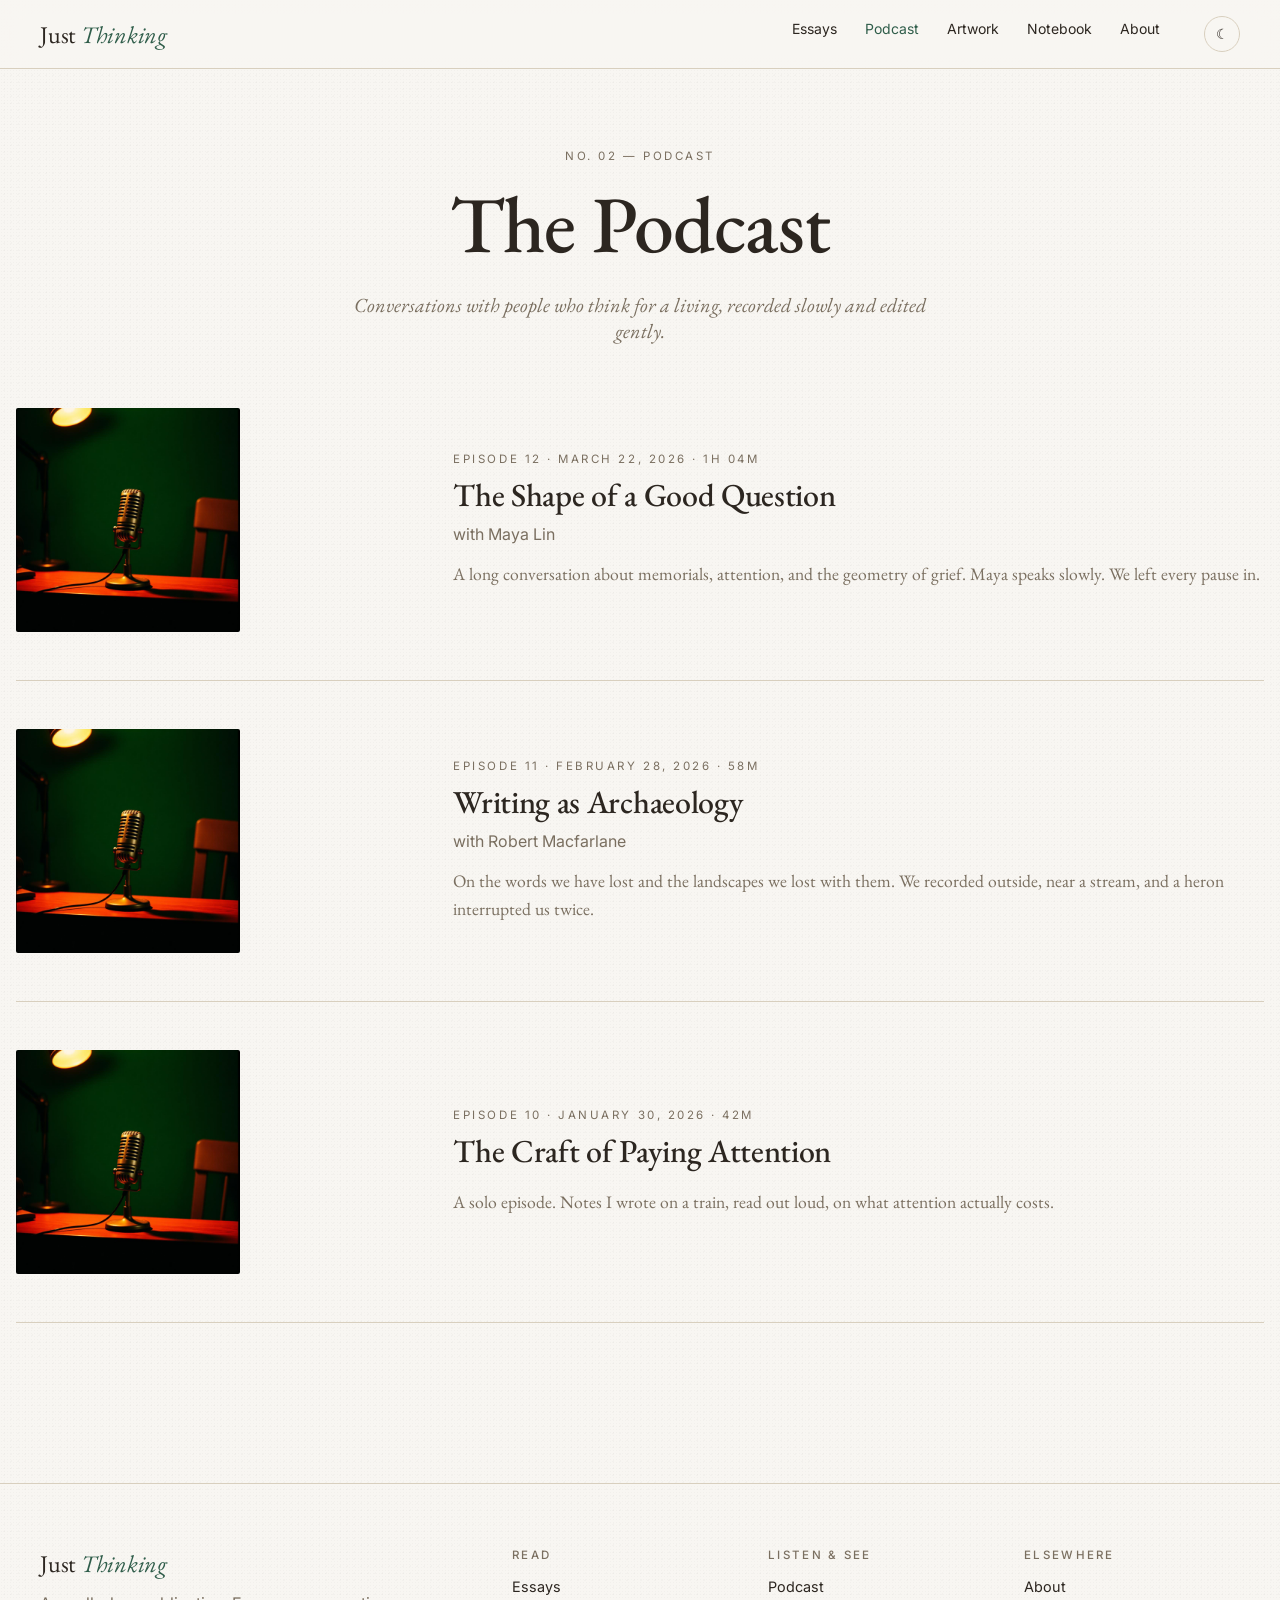
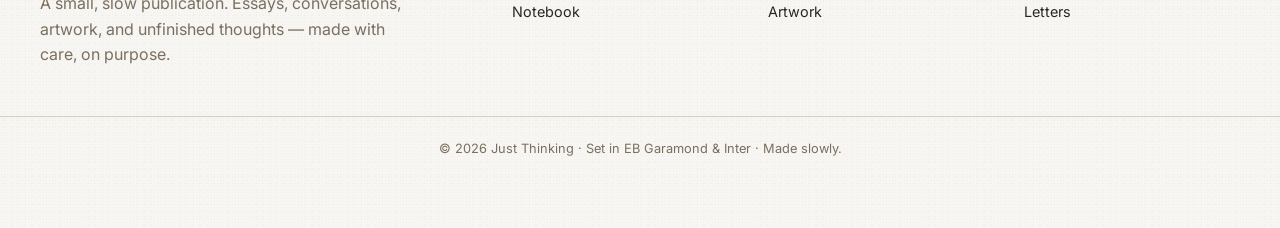
<file: docs/podcast/index.html>
<!doctype html>
<html lang="en">
<head>
<meta charset="utf-8" />
<meta name="viewport" content="width=device-width,initial-scale=1" />
<title>Podcast — Just Thinking</title>
<meta name="description" content="Long, slow conversations." />
<meta property="og:site_name" content="Just Thinking" />
<meta property="og:title" content="Podcast — Just Thinking" />
<meta property="og:description" content="Long, slow conversations." />
<meta property="og:type" content="website" />
<meta name="twitter:card" content="summary_large_image" />
<link rel="preconnect" href="https://fonts.googleapis.com" />
<link rel="preconnect" href="https://fonts.gstatic.com" crossorigin />
<link rel="stylesheet" href="https://fonts.googleapis.com/css2?family=EB+Garamond:ital,wght@0,400;0,500;0,600;1,400&family=Inter:wght@400;500;600&family=Caveat:wght@400;500&display=swap" />
<link rel="stylesheet" href="../style.css" />
<script>(function(){try{var t=localStorage.getItem('jt-theme');if(t==='dark'||(!t&&window.matchMedia('(prefers-color-scheme: dark)').matches))document.documentElement.classList.add('dark')}catch(e){}})();</script>
</head>
<body><header class="nav"><div class="nav-inner">
  <a href="../" class="brand">Just <span class="it">Thinking</span></a>
  <nav class="nav-links">
    <a href="../essays/" class="">Essays</a>
    <a href="../podcast/" class="active">Podcast</a>
    <a href="../artwork/" class="">Artwork</a>
    <a href="../notebook/" class="">Notebook</a>
    <a href="../about/" class="">About</a>
    <button class="theme-toggle" onclick="(function(){var d=document.documentElement;d.classList.toggle('dark');try{localStorage.setItem('jt-theme',d.classList.contains('dark')?'dark':'light')}catch(e){}})()" aria-label="Toggle theme">☾</button>
  </nav>
</div></header><main class="container" style="padding:5rem 0 6rem">
      <header style="text-align:center;margin-bottom:4rem">
        <div class="eyebrow">No. 02 — Podcast</div>
        <h1 class="serif" style="font-size:clamp(3rem,7vw,5rem);margin-top:.5rem">The Podcast</h1>
        <p class="serif italic" style="color:var(--muted);font-size:1.25rem;margin-top:1rem;max-width:36rem;margin-left:auto;margin-right:auto">Conversations with people who think for a living, recorded slowly and edited gently.</p>
      </header>
      <div style="display:flex;flex-direction:column;gap:3rem">
        <a href="../podcast/the-shape-of-a-good-question/" style="display:grid;grid-template-columns:1fr;gap:2rem;padding-bottom:3rem;border-bottom:1px solid var(--rule)" class="lift-row">
          <div style="display:grid;grid-template-columns:1fr 2fr;gap:2rem;align-items:center">
            <div class="zoom" style="aspect-ratio:1/1;border-radius:2px;overflow:hidden;max-width:14rem"><img src="../assets/podcast-cover.jpg" alt="The Shape of a Good Question" /></div>
            <div>
              <div class="eyebrow">Episode 12 · March 22, 2026 · 1h 04m</div>
              <h3 class="serif" style="font-size:2rem;margin-top:.5rem">The Shape of a Good Question</h3>
              <p class="muted" style="margin-top:.5rem">with Maya Lin</p>
              <p class="serif" style="margin-top:1rem;font-size:1.1rem;line-height:1.6;color:var(--muted)">A long conversation about memorials, attention, and the geometry of grief. Maya speaks slowly. We left every pause in.</p>
            </div>
          </div>
        </a><a href="../podcast/writing-as-archaeology/" style="display:grid;grid-template-columns:1fr;gap:2rem;padding-bottom:3rem;border-bottom:1px solid var(--rule)" class="lift-row">
          <div style="display:grid;grid-template-columns:1fr 2fr;gap:2rem;align-items:center">
            <div class="zoom" style="aspect-ratio:1/1;border-radius:2px;overflow:hidden;max-width:14rem"><img src="../assets/podcast-cover.jpg" alt="Writing as Archaeology" /></div>
            <div>
              <div class="eyebrow">Episode 11 · February 28, 2026 · 58m</div>
              <h3 class="serif" style="font-size:2rem;margin-top:.5rem">Writing as Archaeology</h3>
              <p class="muted" style="margin-top:.5rem">with Robert Macfarlane</p>
              <p class="serif" style="margin-top:1rem;font-size:1.1rem;line-height:1.6;color:var(--muted)">On the words we have lost and the landscapes we lost with them. We recorded outside, near a stream, and a heron interrupted us twice.</p>
            </div>
          </div>
        </a><a href="../podcast/the-craft-of-paying-attention/" style="display:grid;grid-template-columns:1fr;gap:2rem;padding-bottom:3rem;border-bottom:1px solid var(--rule)" class="lift-row">
          <div style="display:grid;grid-template-columns:1fr 2fr;gap:2rem;align-items:center">
            <div class="zoom" style="aspect-ratio:1/1;border-radius:2px;overflow:hidden;max-width:14rem"><img src="../assets/podcast-cover.jpg" alt="The Craft of Paying Attention" /></div>
            <div>
              <div class="eyebrow">Episode 10 · January 30, 2026 · 42m</div>
              <h3 class="serif" style="font-size:2rem;margin-top:.5rem">The Craft of Paying Attention</h3>
              
              <p class="serif" style="margin-top:1rem;font-size:1.1rem;line-height:1.6;color:var(--muted)">A solo episode. Notes I wrote on a train, read out loud, on what attention actually costs.</p>
            </div>
          </div>
        </a>
      </div>
    </main><footer><div class="foot-grid">
  <div>
    <div class="brand" style="font-size:1.5rem">Just <span class="it" style="color:var(--forest);font-style:italic">Thinking</span></div>
    <p class="muted" style="margin-top:.75rem;max-width:24rem;line-height:1.6">A small, slow publication. Essays, conversations, artwork, and unfinished thoughts — made with care, on purpose.</p>
  </div>
  <div><h4>Read</h4><ul>
    <li><a href="../essays/" class="ink">Essays</a></li>
    <li><a href="../notebook/" class="ink">Notebook</a></li>
  </ul></div>
  <div><h4>Listen & see</h4><ul>
    <li><a href="../podcast/" class="ink">Podcast</a></li>
    <li><a href="../artwork/" class="ink">Artwork</a></li>
  </ul></div>
  <div><h4>Elsewhere</h4><ul>
    <li><a href="../about/" class="ink">About</a></li>
    <li><a href="mailto:hello@justthinking.co" class="ink">Letters</a></li>
  </ul></div>
</div>
<div class="foot-bottom">© 2026 Just Thinking · Set in EB Garamond & Inter · Made slowly.</div>
</footer></body></html>
</file>
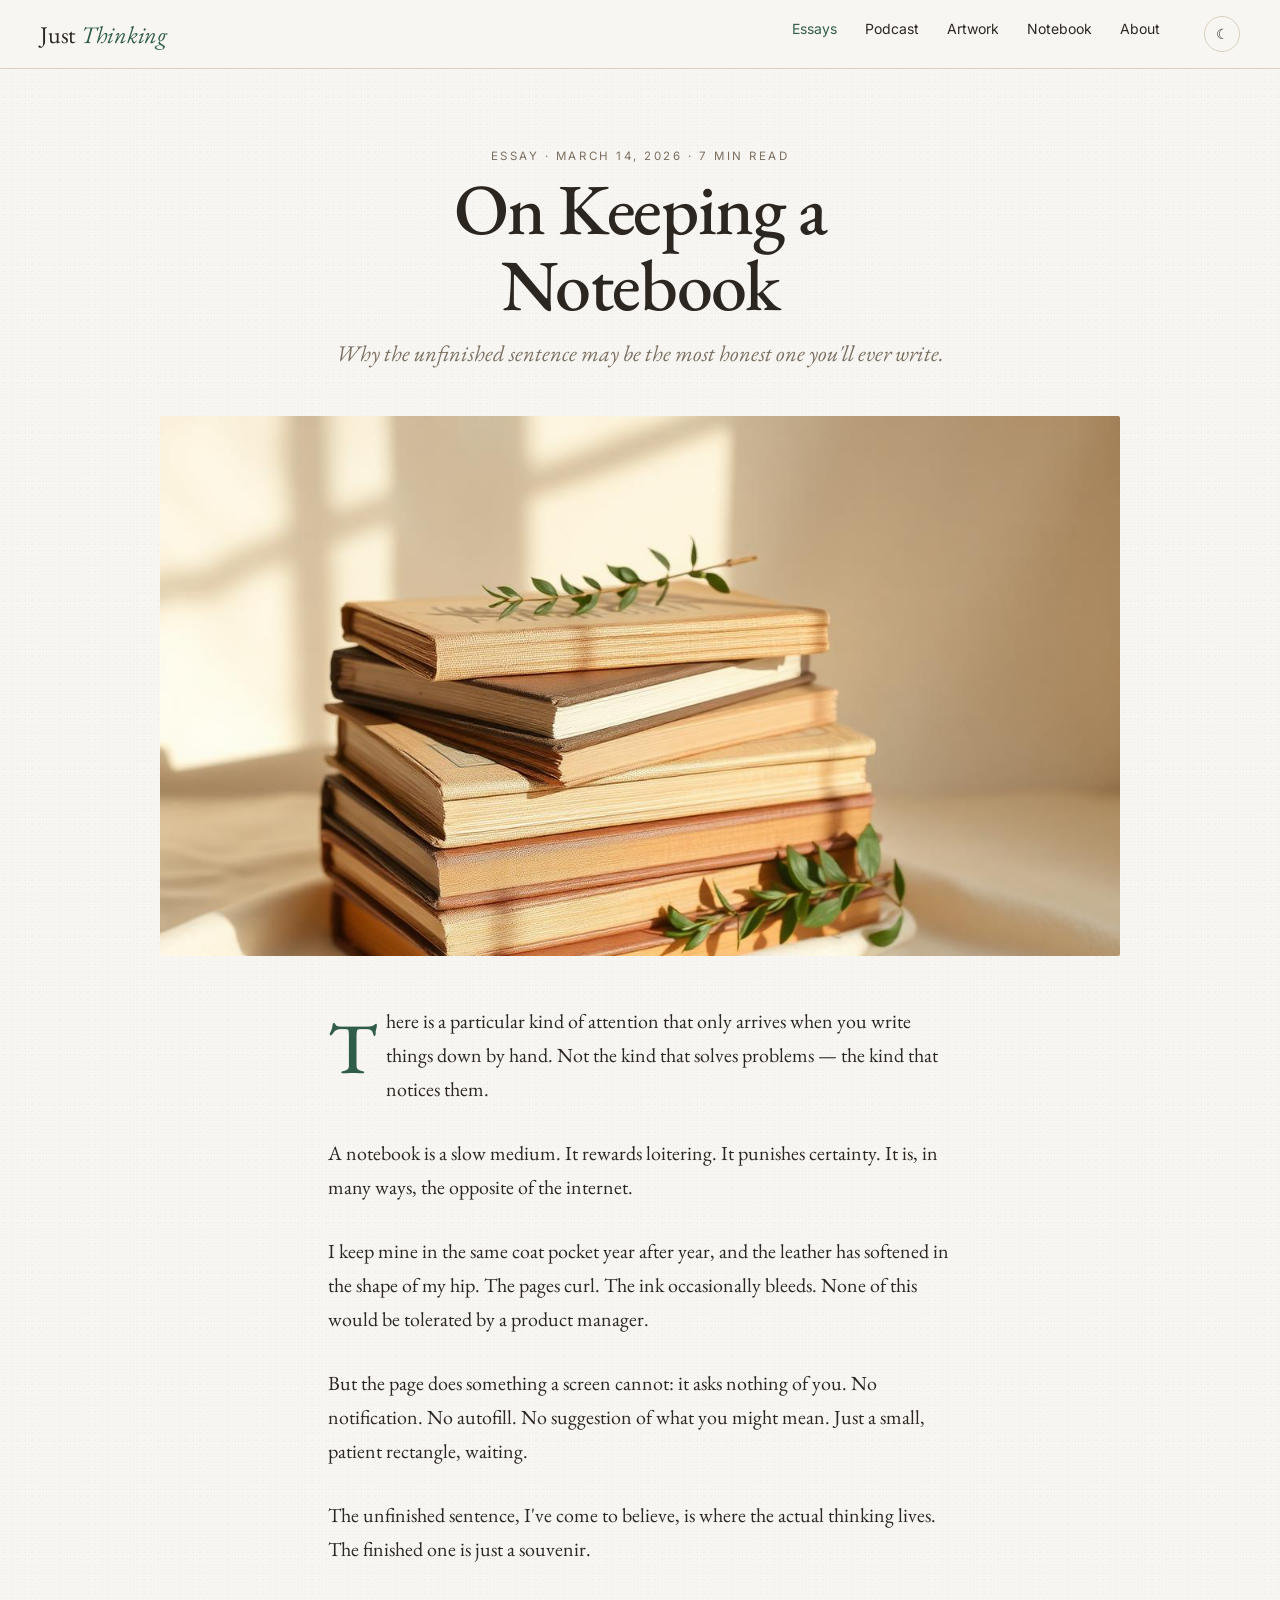
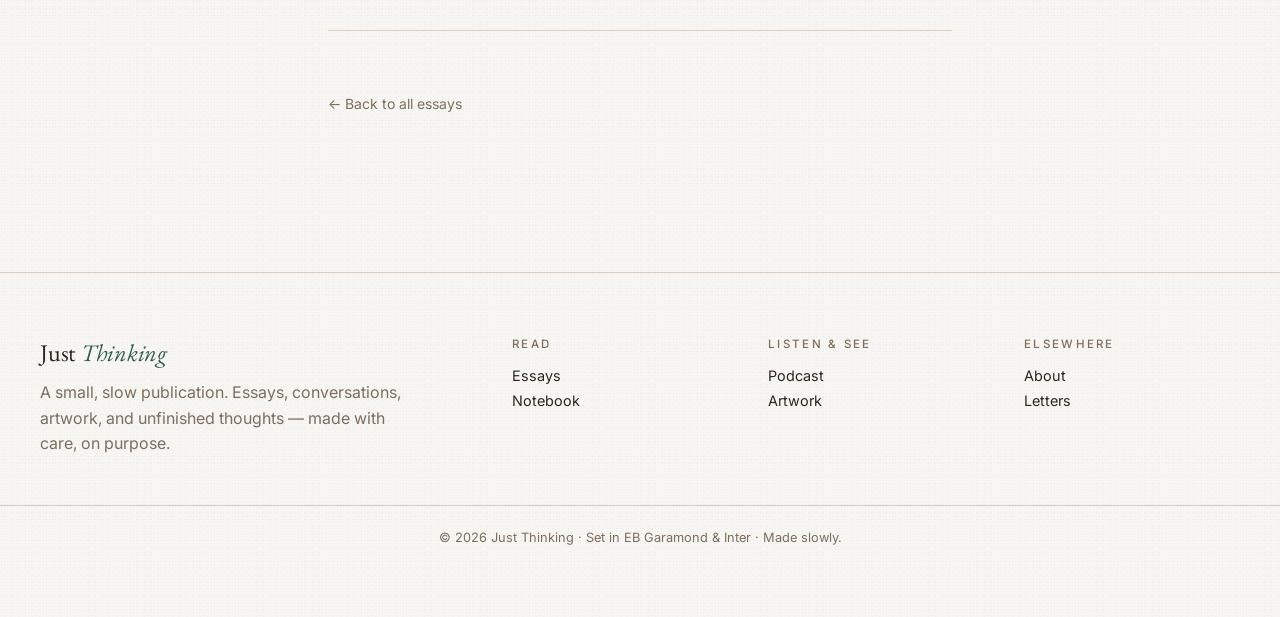
<file: docs/essays/on-keeping-a-notebook/index.html>
<!doctype html>
<html lang="en">
<head>
<meta charset="utf-8" />
<meta name="viewport" content="width=device-width,initial-scale=1" />
<title>On Keeping a Notebook — Just Thinking</title>
<meta name="description" content="Why the unfinished sentence may be the most honest one you&#39;ll ever write." />
<meta property="og:site_name" content="Just Thinking" />
<meta property="og:title" content="On Keeping a Notebook — Just Thinking" />
<meta property="og:description" content="Why the unfinished sentence may be the most honest one you&#39;ll ever write." />
<meta property="og:type" content="website" />
<meta name="twitter:card" content="summary_large_image" />
<link rel="preconnect" href="https://fonts.googleapis.com" />
<link rel="preconnect" href="https://fonts.gstatic.com" crossorigin />
<link rel="stylesheet" href="https://fonts.googleapis.com/css2?family=EB+Garamond:ital,wght@0,400;0,500;0,600;1,400&family=Inter:wght@400;500;600&family=Caveat:wght@400;500&display=swap" />
<link rel="stylesheet" href="../../style.css" />
<script>(function(){try{var t=localStorage.getItem('jt-theme');if(t==='dark'||(!t&&window.matchMedia('(prefers-color-scheme: dark)').matches))document.documentElement.classList.add('dark')}catch(e){}})();</script>
</head>
<body><header class="nav"><div class="nav-inner">
  <a href="../../" class="brand">Just <span class="it">Thinking</span></a>
  <nav class="nav-links">
    <a href="../../essays/" class="active">Essays</a>
    <a href="../../podcast/" class="">Podcast</a>
    <a href="../../artwork/" class="">Artwork</a>
    <a href="../../notebook/" class="">Notebook</a>
    <a href="../../about/" class="">About</a>
    <button class="theme-toggle" onclick="(function(){var d=document.documentElement;d.classList.toggle('dark');try{localStorage.setItem('jt-theme',d.classList.contains('dark')?'dark':'light')}catch(e){}})()" aria-label="Toggle theme">☾</button>
  </nav>
</div></header><main class="article">
      <div class="prose">
        <header>
          <div class="eyebrow">Essay · March 14, 2026 · 7 min read</div>
          <h1>On Keeping a Notebook</h1>
          <p class="dek">Why the unfinished sentence may be the most honest one you'll ever write.</p>
        </header>
      </div>
      <div class="container"><div class="cover"><img src="../../assets/essay-1.jpg" alt="" /></div></div>
      <div class="prose"><div class="body"><p>There is a particular kind of attention that only arrives when you write things down by hand. Not the kind that solves problems — the kind that notices them.</p><p>A notebook is a slow medium. It rewards loitering. It punishes certainty. It is, in many ways, the opposite of the internet.</p><p>I keep mine in the same coat pocket year after year, and the leather has softened in the shape of my hip. The pages curl. The ink occasionally bleeds. None of this would be tolerated by a product manager.</p><p>But the page does something a screen cannot: it asks nothing of you. No notification. No autofill. No suggestion of what you might mean. Just a small, patient rectangle, waiting.</p><p>The unfinished sentence, I&#39;ve come to believe, is where the actual thinking lives. The finished one is just a souvenir.</p></div>
        <hr style="margin:4rem 0;border:none;border-top:1px solid var(--rule)" />
        <p class="muted" style="font-size:.875rem"><a href="../../essays/" class="ink">← Back to all essays</a></p>
      </div>
    </main><footer><div class="foot-grid">
  <div>
    <div class="brand" style="font-size:1.5rem">Just <span class="it" style="color:var(--forest);font-style:italic">Thinking</span></div>
    <p class="muted" style="margin-top:.75rem;max-width:24rem;line-height:1.6">A small, slow publication. Essays, conversations, artwork, and unfinished thoughts — made with care, on purpose.</p>
  </div>
  <div><h4>Read</h4><ul>
    <li><a href="../../essays/" class="ink">Essays</a></li>
    <li><a href="../../notebook/" class="ink">Notebook</a></li>
  </ul></div>
  <div><h4>Listen & see</h4><ul>
    <li><a href="../../podcast/" class="ink">Podcast</a></li>
    <li><a href="../../artwork/" class="ink">Artwork</a></li>
  </ul></div>
  <div><h4>Elsewhere</h4><ul>
    <li><a href="../../about/" class="ink">About</a></li>
    <li><a href="mailto:hello@justthinking.co" class="ink">Letters</a></li>
  </ul></div>
</div>
<div class="foot-bottom">© 2026 Just Thinking · Set in EB Garamond & Inter · Made slowly.</div>
</footer></body></html>
</file>
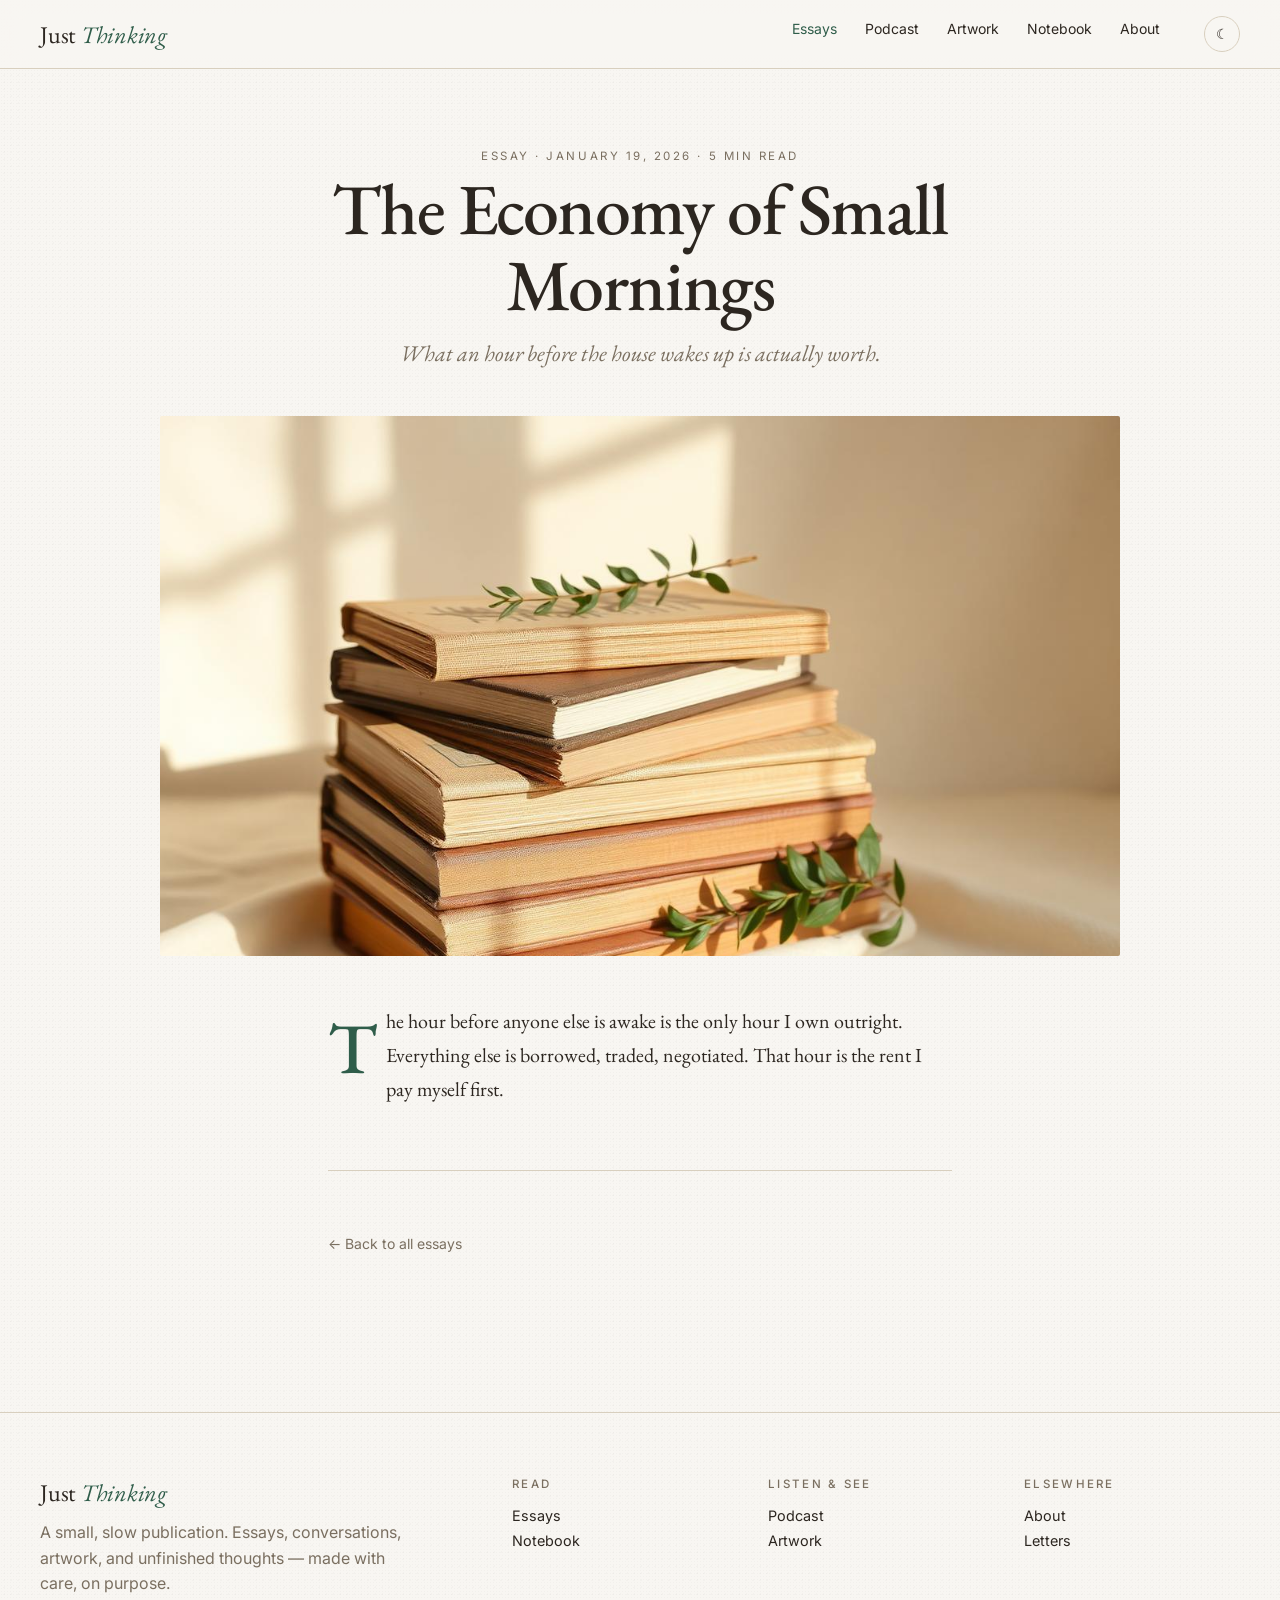
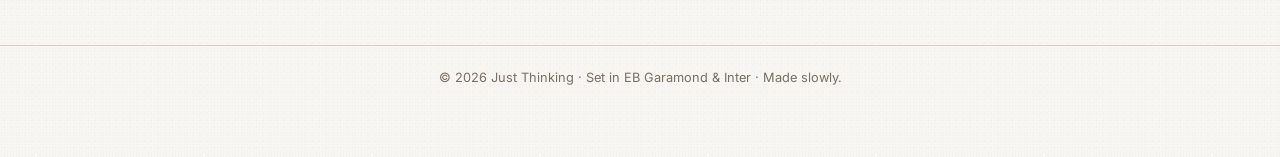
<file: docs/essays/the-economy-of-small-mornings/index.html>
<!doctype html>
<html lang="en">
<head>
<meta charset="utf-8" />
<meta name="viewport" content="width=device-width,initial-scale=1" />
<title>The Economy of Small Mornings — Just Thinking</title>
<meta name="description" content="What an hour before the house wakes up is actually worth." />
<meta property="og:site_name" content="Just Thinking" />
<meta property="og:title" content="The Economy of Small Mornings — Just Thinking" />
<meta property="og:description" content="What an hour before the house wakes up is actually worth." />
<meta property="og:type" content="website" />
<meta name="twitter:card" content="summary_large_image" />
<link rel="preconnect" href="https://fonts.googleapis.com" />
<link rel="preconnect" href="https://fonts.gstatic.com" crossorigin />
<link rel="stylesheet" href="https://fonts.googleapis.com/css2?family=EB+Garamond:ital,wght@0,400;0,500;0,600;1,400&family=Inter:wght@400;500;600&family=Caveat:wght@400;500&display=swap" />
<link rel="stylesheet" href="../../style.css" />
<script>(function(){try{var t=localStorage.getItem('jt-theme');if(t==='dark'||(!t&&window.matchMedia('(prefers-color-scheme: dark)').matches))document.documentElement.classList.add('dark')}catch(e){}})();</script>
</head>
<body><header class="nav"><div class="nav-inner">
  <a href="../../" class="brand">Just <span class="it">Thinking</span></a>
  <nav class="nav-links">
    <a href="../../essays/" class="active">Essays</a>
    <a href="../../podcast/" class="">Podcast</a>
    <a href="../../artwork/" class="">Artwork</a>
    <a href="../../notebook/" class="">Notebook</a>
    <a href="../../about/" class="">About</a>
    <button class="theme-toggle" onclick="(function(){var d=document.documentElement;d.classList.toggle('dark');try{localStorage.setItem('jt-theme',d.classList.contains('dark')?'dark':'light')}catch(e){}})()" aria-label="Toggle theme">☾</button>
  </nav>
</div></header><main class="article">
      <div class="prose">
        <header>
          <div class="eyebrow">Essay · January 19, 2026 · 5 min read</div>
          <h1>The Economy of Small Mornings</h1>
          <p class="dek">What an hour before the house wakes up is actually worth.</p>
        </header>
      </div>
      <div class="container"><div class="cover"><img src="../../assets/essay-1.jpg" alt="" /></div></div>
      <div class="prose"><div class="body"><p>The hour before anyone else is awake is the only hour I own outright. Everything else is borrowed, traded, negotiated. That hour is the rent I pay myself first.</p></div>
        <hr style="margin:4rem 0;border:none;border-top:1px solid var(--rule)" />
        <p class="muted" style="font-size:.875rem"><a href="../../essays/" class="ink">← Back to all essays</a></p>
      </div>
    </main><footer><div class="foot-grid">
  <div>
    <div class="brand" style="font-size:1.5rem">Just <span class="it" style="color:var(--forest);font-style:italic">Thinking</span></div>
    <p class="muted" style="margin-top:.75rem;max-width:24rem;line-height:1.6">A small, slow publication. Essays, conversations, artwork, and unfinished thoughts — made with care, on purpose.</p>
  </div>
  <div><h4>Read</h4><ul>
    <li><a href="../../essays/" class="ink">Essays</a></li>
    <li><a href="../../notebook/" class="ink">Notebook</a></li>
  </ul></div>
  <div><h4>Listen & see</h4><ul>
    <li><a href="../../podcast/" class="ink">Podcast</a></li>
    <li><a href="../../artwork/" class="ink">Artwork</a></li>
  </ul></div>
  <div><h4>Elsewhere</h4><ul>
    <li><a href="../../about/" class="ink">About</a></li>
    <li><a href="mailto:hello@justthinking.co" class="ink">Letters</a></li>
  </ul></div>
</div>
<div class="foot-bottom">© 2026 Just Thinking · Set in EB Garamond & Inter · Made slowly.</div>
</footer></body></html>
</file>
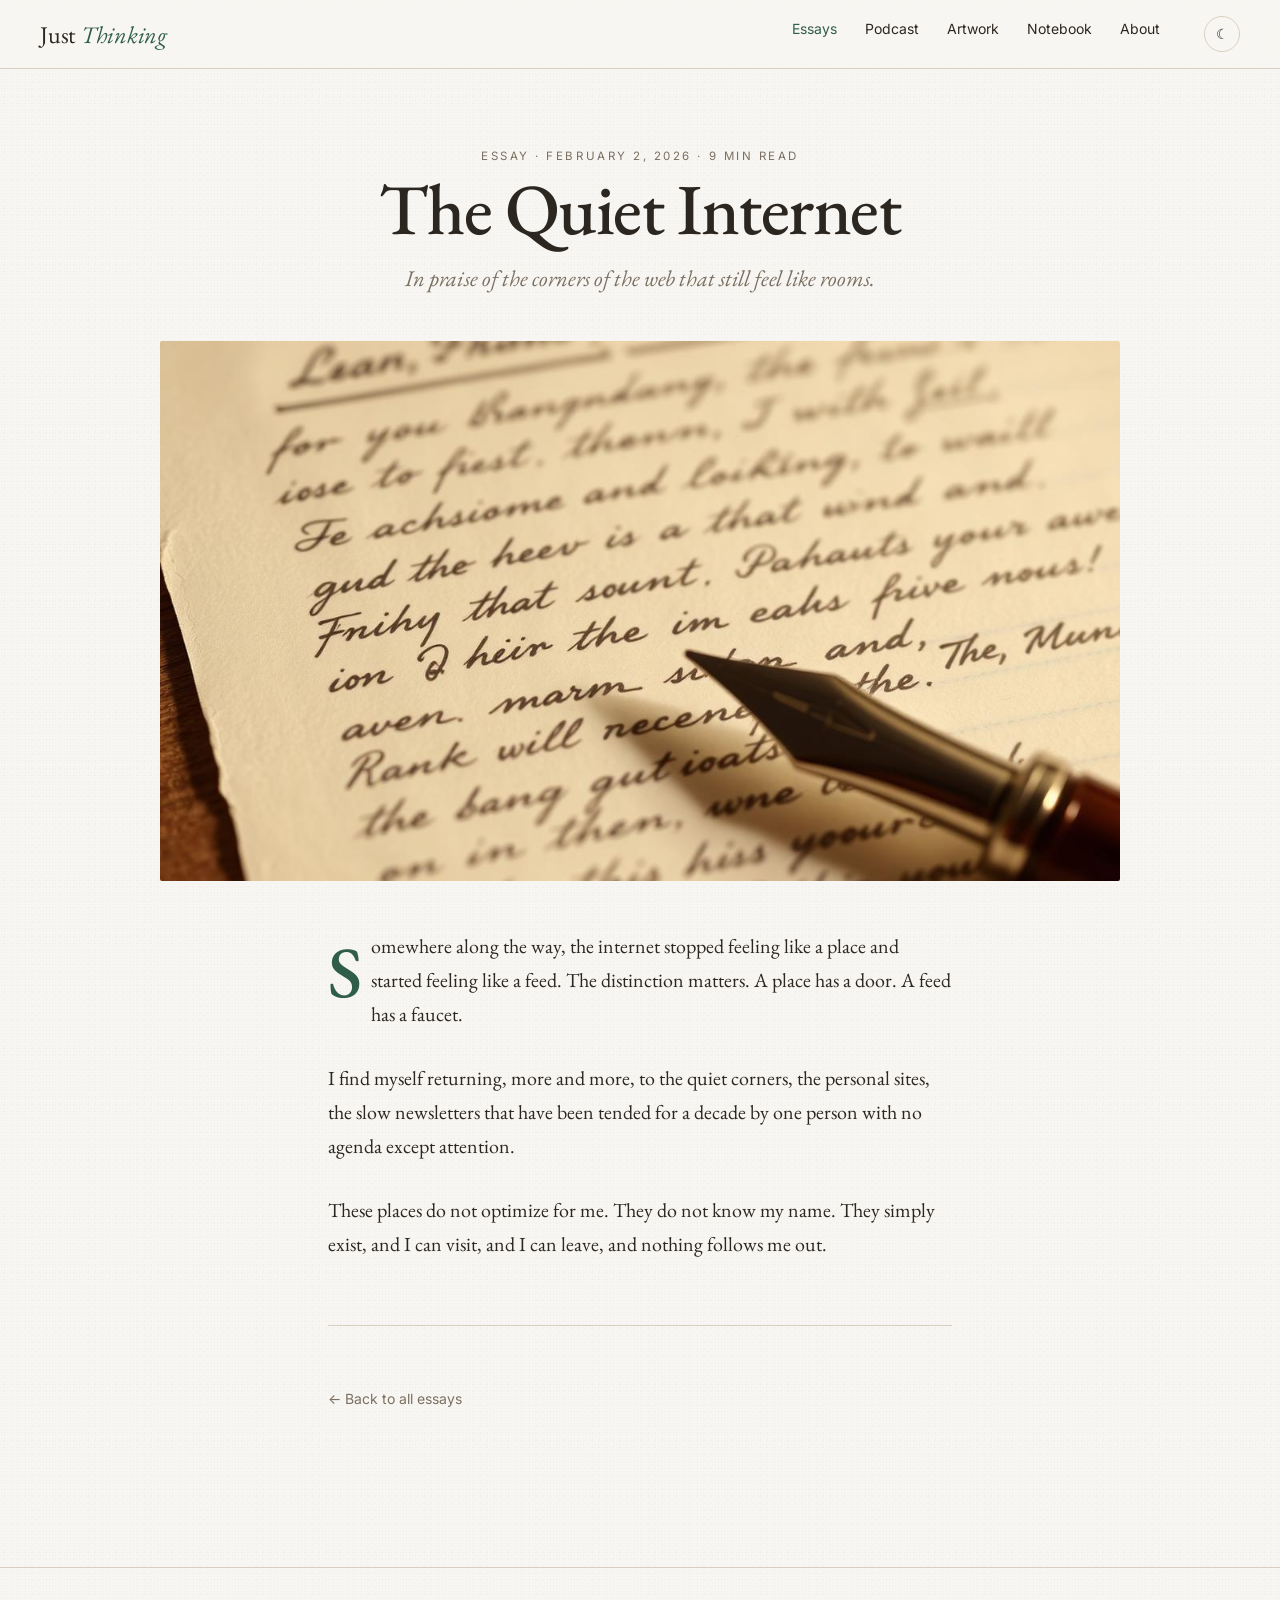
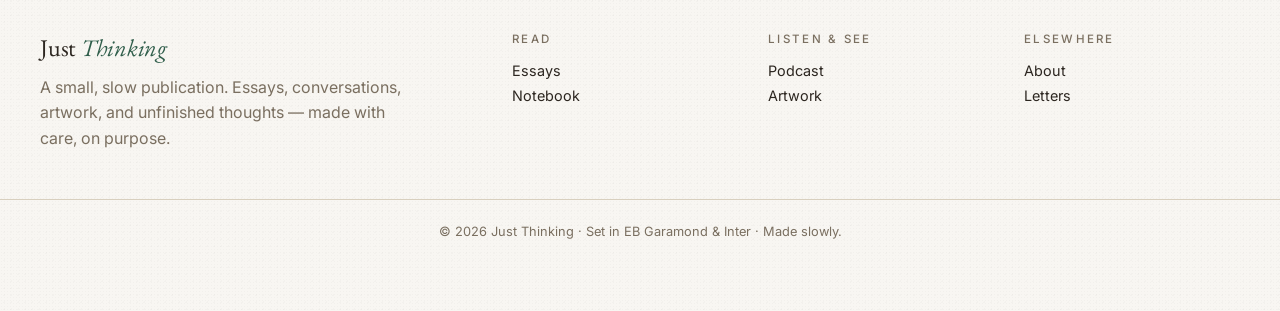
<file: docs/essays/the-quiet-internet/index.html>
<!doctype html>
<html lang="en">
<head>
<meta charset="utf-8" />
<meta name="viewport" content="width=device-width,initial-scale=1" />
<title>The Quiet Internet — Just Thinking</title>
<meta name="description" content="In praise of the corners of the web that still feel like rooms." />
<meta property="og:site_name" content="Just Thinking" />
<meta property="og:title" content="The Quiet Internet — Just Thinking" />
<meta property="og:description" content="In praise of the corners of the web that still feel like rooms." />
<meta property="og:type" content="website" />
<meta name="twitter:card" content="summary_large_image" />
<link rel="preconnect" href="https://fonts.googleapis.com" />
<link rel="preconnect" href="https://fonts.gstatic.com" crossorigin />
<link rel="stylesheet" href="https://fonts.googleapis.com/css2?family=EB+Garamond:ital,wght@0,400;0,500;0,600;1,400&family=Inter:wght@400;500;600&family=Caveat:wght@400;500&display=swap" />
<link rel="stylesheet" href="../../style.css" />
<script>(function(){try{var t=localStorage.getItem('jt-theme');if(t==='dark'||(!t&&window.matchMedia('(prefers-color-scheme: dark)').matches))document.documentElement.classList.add('dark')}catch(e){}})();</script>
</head>
<body><header class="nav"><div class="nav-inner">
  <a href="../../" class="brand">Just <span class="it">Thinking</span></a>
  <nav class="nav-links">
    <a href="../../essays/" class="active">Essays</a>
    <a href="../../podcast/" class="">Podcast</a>
    <a href="../../artwork/" class="">Artwork</a>
    <a href="../../notebook/" class="">Notebook</a>
    <a href="../../about/" class="">About</a>
    <button class="theme-toggle" onclick="(function(){var d=document.documentElement;d.classList.toggle('dark');try{localStorage.setItem('jt-theme',d.classList.contains('dark')?'dark':'light')}catch(e){}})()" aria-label="Toggle theme">☾</button>
  </nav>
</div></header><main class="article">
      <div class="prose">
        <header>
          <div class="eyebrow">Essay · February 2, 2026 · 9 min read</div>
          <h1>The Quiet Internet</h1>
          <p class="dek">In praise of the corners of the web that still feel like rooms.</p>
        </header>
      </div>
      <div class="container"><div class="cover"><img src="../../assets/essay-2.jpg" alt="" /></div></div>
      <div class="prose"><div class="body"><p>Somewhere along the way, the internet stopped feeling like a place and started feeling like a feed. The distinction matters. A place has a door. A feed has a faucet.</p><p>I find myself returning, more and more, to the quiet corners, the personal sites, the slow newsletters that have been tended for a decade by one person with no agenda except attention.</p><p>These places do not optimize for me. They do not know my name. They simply exist, and I can visit, and I can leave, and nothing follows me out.</p></div>
        <hr style="margin:4rem 0;border:none;border-top:1px solid var(--rule)" />
        <p class="muted" style="font-size:.875rem"><a href="../../essays/" class="ink">← Back to all essays</a></p>
      </div>
    </main><footer><div class="foot-grid">
  <div>
    <div class="brand" style="font-size:1.5rem">Just <span class="it" style="color:var(--forest);font-style:italic">Thinking</span></div>
    <p class="muted" style="margin-top:.75rem;max-width:24rem;line-height:1.6">A small, slow publication. Essays, conversations, artwork, and unfinished thoughts — made with care, on purpose.</p>
  </div>
  <div><h4>Read</h4><ul>
    <li><a href="../../essays/" class="ink">Essays</a></li>
    <li><a href="../../notebook/" class="ink">Notebook</a></li>
  </ul></div>
  <div><h4>Listen & see</h4><ul>
    <li><a href="../../podcast/" class="ink">Podcast</a></li>
    <li><a href="../../artwork/" class="ink">Artwork</a></li>
  </ul></div>
  <div><h4>Elsewhere</h4><ul>
    <li><a href="../../about/" class="ink">About</a></li>
    <li><a href="mailto:hello@justthinking.co" class="ink">Letters</a></li>
  </ul></div>
</div>
<div class="foot-bottom">© 2026 Just Thinking · Set in EB Garamond & Inter · Made slowly.</div>
</footer></body></html>
</file>
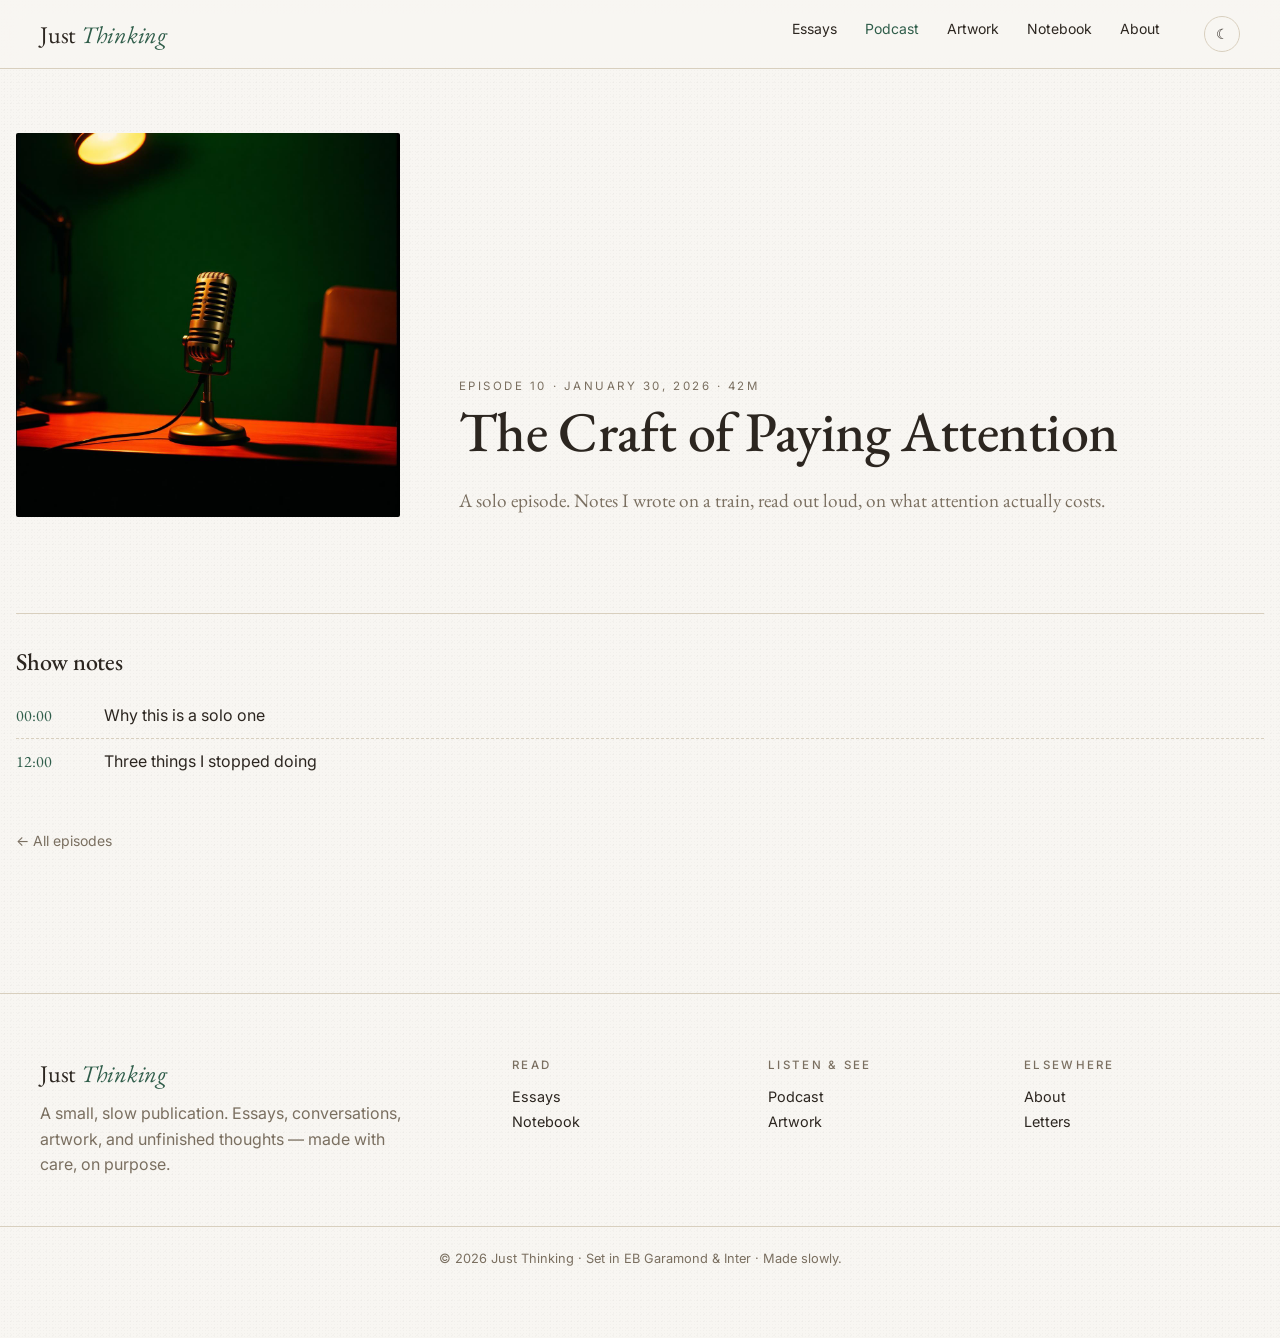
<file: docs/podcast/the-craft-of-paying-attention/index.html>
<!doctype html>
<html lang="en">
<head>
<meta charset="utf-8" />
<meta name="viewport" content="width=device-width,initial-scale=1" />
<title>The Craft of Paying Attention — Just Thinking</title>
<meta name="description" content="A solo episode. Notes I wrote on a train, read out loud, on what attention actually costs." />
<meta property="og:site_name" content="Just Thinking" />
<meta property="og:title" content="The Craft of Paying Attention — Just Thinking" />
<meta property="og:description" content="A solo episode. Notes I wrote on a train, read out loud, on what attention actually costs." />
<meta property="og:type" content="website" />
<meta name="twitter:card" content="summary_large_image" />
<link rel="preconnect" href="https://fonts.googleapis.com" />
<link rel="preconnect" href="https://fonts.gstatic.com" crossorigin />
<link rel="stylesheet" href="https://fonts.googleapis.com/css2?family=EB+Garamond:ital,wght@0,400;0,500;0,600;1,400&family=Inter:wght@400;500;600&family=Caveat:wght@400;500&display=swap" />
<link rel="stylesheet" href="../../style.css" />
<script>(function(){try{var t=localStorage.getItem('jt-theme');if(t==='dark'||(!t&&window.matchMedia('(prefers-color-scheme: dark)').matches))document.documentElement.classList.add('dark')}catch(e){}})();</script>
</head>
<body><header class="nav"><div class="nav-inner">
  <a href="../../" class="brand">Just <span class="it">Thinking</span></a>
  <nav class="nav-links">
    <a href="../../essays/" class="">Essays</a>
    <a href="../../podcast/" class="active">Podcast</a>
    <a href="../../artwork/" class="">Artwork</a>
    <a href="../../notebook/" class="">Notebook</a>
    <a href="../../about/" class="">About</a>
    <button class="theme-toggle" onclick="(function(){var d=document.documentElement;d.classList.toggle('dark');try{localStorage.setItem('jt-theme',d.classList.contains('dark')?'dark':'light')}catch(e){}})()" aria-label="Toggle theme">☾</button>
  </nav>
</div></header><main class="container episode">
      <div class="ep-head">
        <div class="ep-cover"><img src="../../assets/podcast-cover.jpg" alt="The Craft of Paying Attention" /></div>
        <div>
          <div class="eyebrow">Episode 10 · January 30, 2026 · 42m</div>
          <h1 class="serif" style="font-size:clamp(2.25rem,5vw,3.5rem);line-height:1.1;margin-top:.5rem">The Craft of Paying Attention</h1>
          
          <p class="serif" style="font-size:1.2rem;line-height:1.6;color:var(--muted);margin-top:1.5rem">A solo episode. Notes I wrote on a train, read out loud, on what attention actually costs.</p>
        </div>
      </div>
      <div class="players">
        
        
        
      </div>
      <div class="chapters">
        <h3 class="serif" style="font-size:1.5rem;margin-bottom:1rem">Show notes</h3>
        <div class="row"><div class="t">00:00</div><div>Why this is a solo one</div></div><div class="row"><div class="t">12:00</div><div>Three things I stopped doing</div></div>
      </div>
      <p class="muted" style="margin-top:3rem;font-size:.875rem"><a href="../../podcast/" class="ink">← All episodes</a></p>
    </main><footer><div class="foot-grid">
  <div>
    <div class="brand" style="font-size:1.5rem">Just <span class="it" style="color:var(--forest);font-style:italic">Thinking</span></div>
    <p class="muted" style="margin-top:.75rem;max-width:24rem;line-height:1.6">A small, slow publication. Essays, conversations, artwork, and unfinished thoughts — made with care, on purpose.</p>
  </div>
  <div><h4>Read</h4><ul>
    <li><a href="../../essays/" class="ink">Essays</a></li>
    <li><a href="../../notebook/" class="ink">Notebook</a></li>
  </ul></div>
  <div><h4>Listen & see</h4><ul>
    <li><a href="../../podcast/" class="ink">Podcast</a></li>
    <li><a href="../../artwork/" class="ink">Artwork</a></li>
  </ul></div>
  <div><h4>Elsewhere</h4><ul>
    <li><a href="../../about/" class="ink">About</a></li>
    <li><a href="mailto:hello@justthinking.co" class="ink">Letters</a></li>
  </ul></div>
</div>
<div class="foot-bottom">© 2026 Just Thinking · Set in EB Garamond & Inter · Made slowly.</div>
</footer></body></html>
</file>
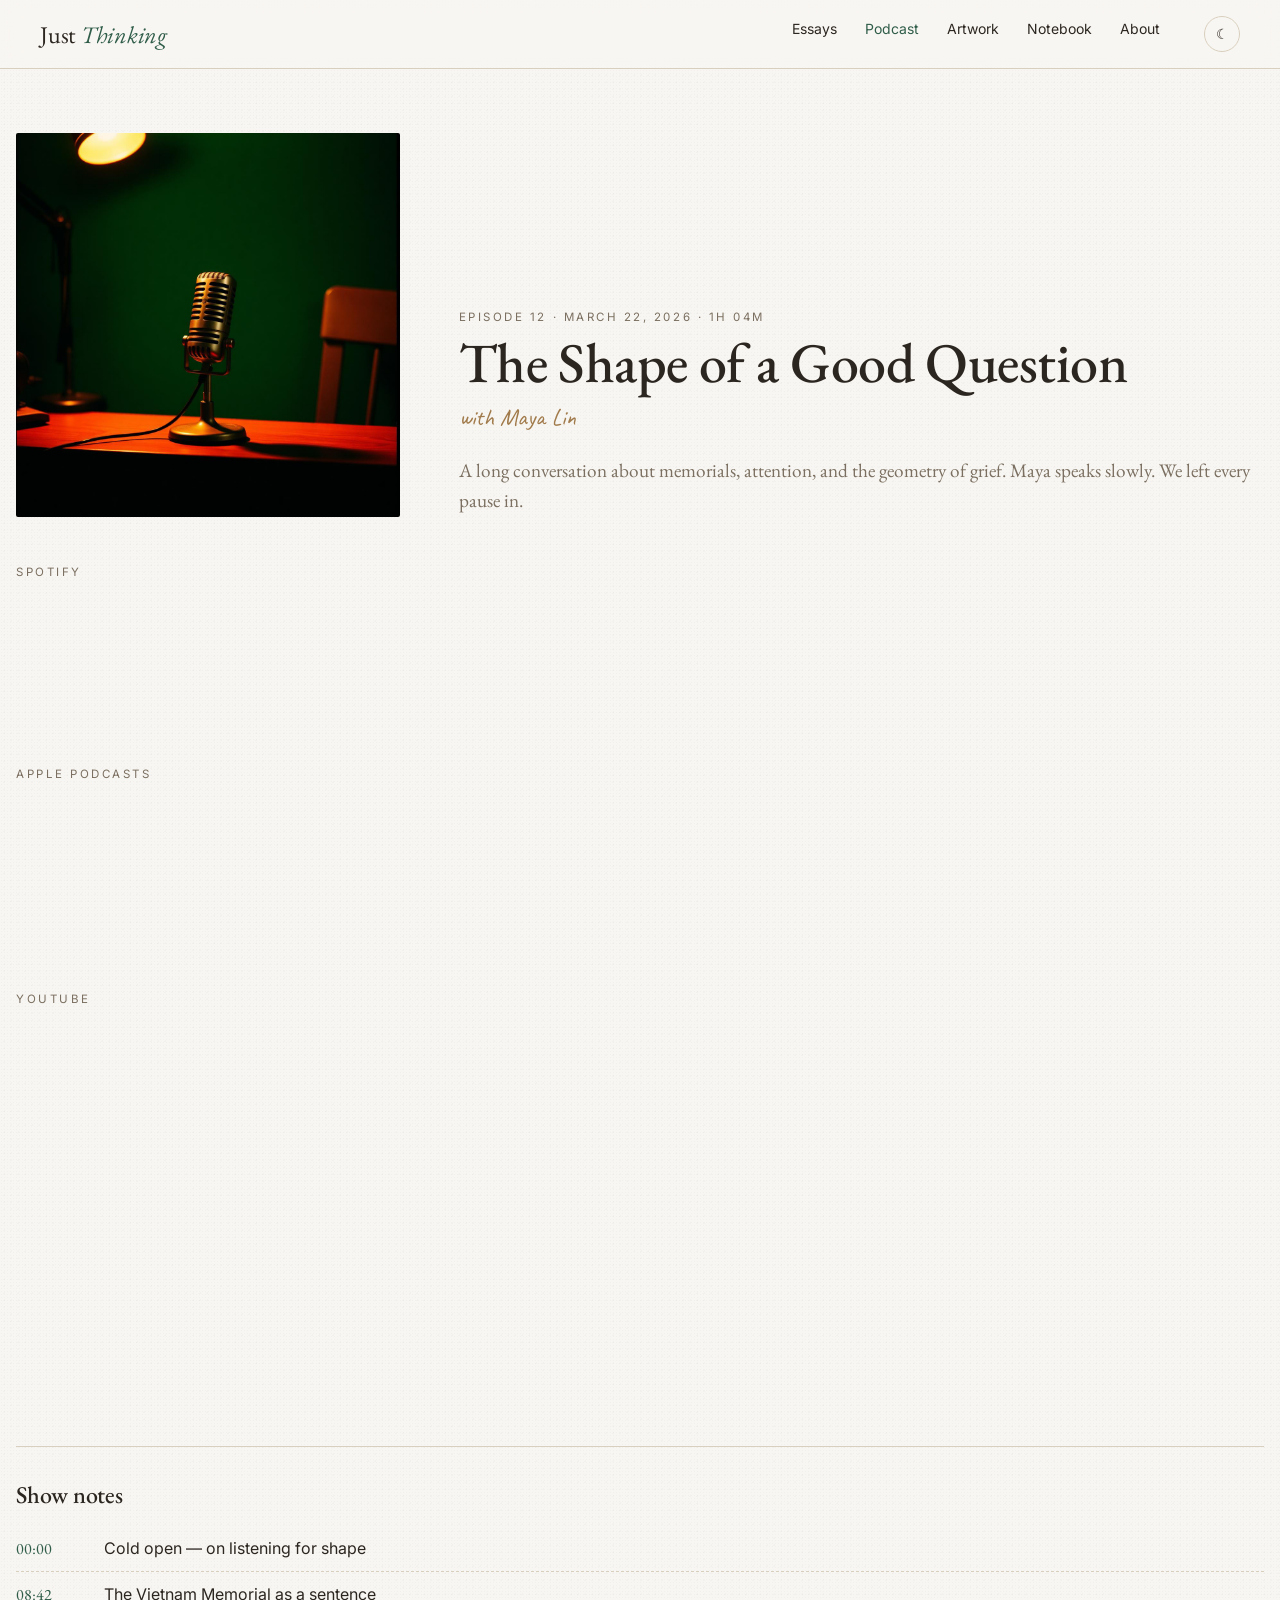
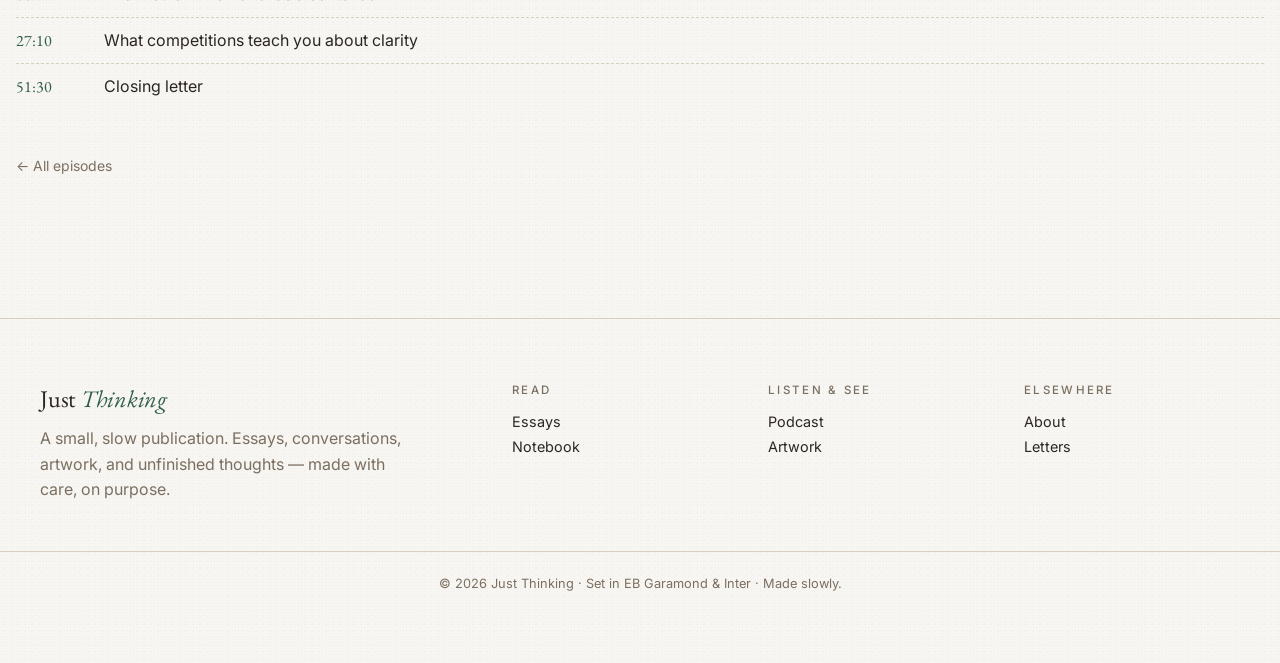
<file: docs/podcast/the-shape-of-a-good-question/index.html>
<!doctype html>
<html lang="en">
<head>
<meta charset="utf-8" />
<meta name="viewport" content="width=device-width,initial-scale=1" />
<title>The Shape of a Good Question — Just Thinking</title>
<meta name="description" content="A long conversation about memorials, attention, and the geometry of grief. Maya speaks slowly. We left every pause in." />
<meta property="og:site_name" content="Just Thinking" />
<meta property="og:title" content="The Shape of a Good Question — Just Thinking" />
<meta property="og:description" content="A long conversation about memorials, attention, and the geometry of grief. Maya speaks slowly. We left every pause in." />
<meta property="og:type" content="website" />
<meta name="twitter:card" content="summary_large_image" />
<link rel="preconnect" href="https://fonts.googleapis.com" />
<link rel="preconnect" href="https://fonts.gstatic.com" crossorigin />
<link rel="stylesheet" href="https://fonts.googleapis.com/css2?family=EB+Garamond:ital,wght@0,400;0,500;0,600;1,400&family=Inter:wght@400;500;600&family=Caveat:wght@400;500&display=swap" />
<link rel="stylesheet" href="../../style.css" />
<script>(function(){try{var t=localStorage.getItem('jt-theme');if(t==='dark'||(!t&&window.matchMedia('(prefers-color-scheme: dark)').matches))document.documentElement.classList.add('dark')}catch(e){}})();</script>
</head>
<body><header class="nav"><div class="nav-inner">
  <a href="../../" class="brand">Just <span class="it">Thinking</span></a>
  <nav class="nav-links">
    <a href="../../essays/" class="">Essays</a>
    <a href="../../podcast/" class="active">Podcast</a>
    <a href="../../artwork/" class="">Artwork</a>
    <a href="../../notebook/" class="">Notebook</a>
    <a href="../../about/" class="">About</a>
    <button class="theme-toggle" onclick="(function(){var d=document.documentElement;d.classList.toggle('dark');try{localStorage.setItem('jt-theme',d.classList.contains('dark')?'dark':'light')}catch(e){}})()" aria-label="Toggle theme">☾</button>
  </nav>
</div></header><main class="container episode">
      <div class="ep-head">
        <div class="ep-cover"><img src="../../assets/podcast-cover.jpg" alt="The Shape of a Good Question" /></div>
        <div>
          <div class="eyebrow">Episode 12 · March 22, 2026 · 1h 04m</div>
          <h1 class="serif" style="font-size:clamp(2.25rem,5vw,3.5rem);line-height:1.1;margin-top:.5rem">The Shape of a Good Question</h1>
          <p class="hand sepia" style="font-size:1.5rem;margin-top:.5rem">with Maya Lin</p>
          <p class="serif" style="font-size:1.2rem;line-height:1.6;color:var(--muted);margin-top:1.5rem">A long conversation about memorials, attention, and the geometry of grief. Maya speaks slowly. We left every pause in.</p>
        </div>
      </div>
      <div class="players">
        <div class="player"><div class="eyebrow" style="margin-bottom:.5rem">Spotify</div><iframe src="https://open.spotify.com/embed/episode/4rOoJ6Egrf8K2IDAStmA" height="152" allow="autoplay;clipboard-write;encrypted-media;picture-in-picture" loading="lazy"></iframe></div>
        <div class="player"><div class="eyebrow" style="margin-bottom:.5rem">Apple Podcasts</div><iframe src="https://embed.podcasts.apple.com/us/podcast/just-thinking/id1" height="175" allow="autoplay *;encrypted-media *" loading="lazy"></iframe></div>
        <div class="player"><div class="eyebrow" style="margin-bottom:.5rem">YouTube</div><iframe src="https://www.youtube.com/embed/dQw4w9WgXcQ" height="380" allow="accelerometer;autoplay;clipboard-write;encrypted-media;picture-in-picture" loading="lazy" allowfullscreen></iframe></div>
      </div>
      <div class="chapters">
        <h3 class="serif" style="font-size:1.5rem;margin-bottom:1rem">Show notes</h3>
        <div class="row"><div class="t">00:00</div><div>Cold open — on listening for shape</div></div><div class="row"><div class="t">08:42</div><div>The Vietnam Memorial as a sentence</div></div><div class="row"><div class="t">27:10</div><div>What competitions teach you about clarity</div></div><div class="row"><div class="t">51:30</div><div>Closing letter</div></div>
      </div>
      <p class="muted" style="margin-top:3rem;font-size:.875rem"><a href="../../podcast/" class="ink">← All episodes</a></p>
    </main><footer><div class="foot-grid">
  <div>
    <div class="brand" style="font-size:1.5rem">Just <span class="it" style="color:var(--forest);font-style:italic">Thinking</span></div>
    <p class="muted" style="margin-top:.75rem;max-width:24rem;line-height:1.6">A small, slow publication. Essays, conversations, artwork, and unfinished thoughts — made with care, on purpose.</p>
  </div>
  <div><h4>Read</h4><ul>
    <li><a href="../../essays/" class="ink">Essays</a></li>
    <li><a href="../../notebook/" class="ink">Notebook</a></li>
  </ul></div>
  <div><h4>Listen & see</h4><ul>
    <li><a href="../../podcast/" class="ink">Podcast</a></li>
    <li><a href="../../artwork/" class="ink">Artwork</a></li>
  </ul></div>
  <div><h4>Elsewhere</h4><ul>
    <li><a href="../../about/" class="ink">About</a></li>
    <li><a href="mailto:hello@justthinking.co" class="ink">Letters</a></li>
  </ul></div>
</div>
<div class="foot-bottom">© 2026 Just Thinking · Set in EB Garamond & Inter · Made slowly.</div>
</footer></body></html>
</file>
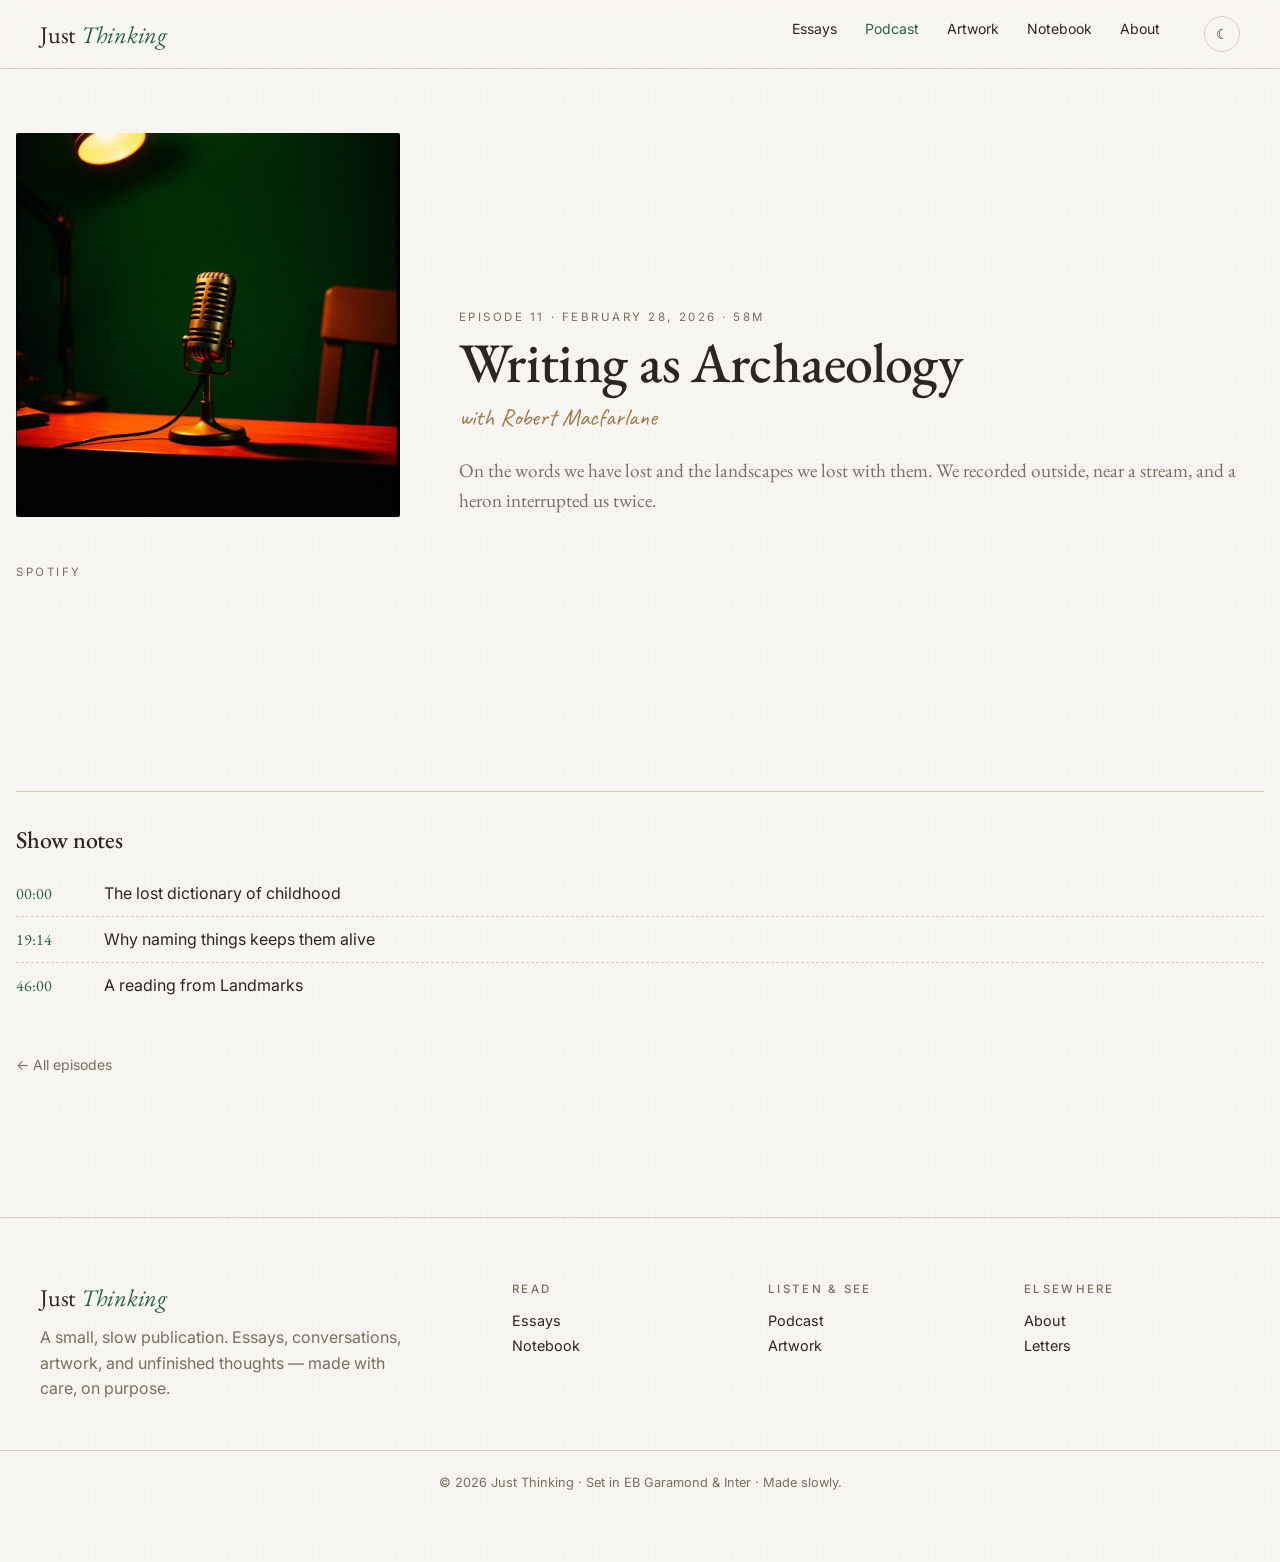
<file: docs/podcast/writing-as-archaeology/index.html>
<!doctype html>
<html lang="en">
<head>
<meta charset="utf-8" />
<meta name="viewport" content="width=device-width,initial-scale=1" />
<title>Writing as Archaeology — Just Thinking</title>
<meta name="description" content="On the words we have lost and the landscapes we lost with them. We recorded outside, near a stream, and a heron interrupted us twice." />
<meta property="og:site_name" content="Just Thinking" />
<meta property="og:title" content="Writing as Archaeology — Just Thinking" />
<meta property="og:description" content="On the words we have lost and the landscapes we lost with them. We recorded outside, near a stream, and a heron interrupted us twice." />
<meta property="og:type" content="website" />
<meta name="twitter:card" content="summary_large_image" />
<link rel="preconnect" href="https://fonts.googleapis.com" />
<link rel="preconnect" href="https://fonts.gstatic.com" crossorigin />
<link rel="stylesheet" href="https://fonts.googleapis.com/css2?family=EB+Garamond:ital,wght@0,400;0,500;0,600;1,400&family=Inter:wght@400;500;600&family=Caveat:wght@400;500&display=swap" />
<link rel="stylesheet" href="../../style.css" />
<script>(function(){try{var t=localStorage.getItem('jt-theme');if(t==='dark'||(!t&&window.matchMedia('(prefers-color-scheme: dark)').matches))document.documentElement.classList.add('dark')}catch(e){}})();</script>
</head>
<body><header class="nav"><div class="nav-inner">
  <a href="../../" class="brand">Just <span class="it">Thinking</span></a>
  <nav class="nav-links">
    <a href="../../essays/" class="">Essays</a>
    <a href="../../podcast/" class="active">Podcast</a>
    <a href="../../artwork/" class="">Artwork</a>
    <a href="../../notebook/" class="">Notebook</a>
    <a href="../../about/" class="">About</a>
    <button class="theme-toggle" onclick="(function(){var d=document.documentElement;d.classList.toggle('dark');try{localStorage.setItem('jt-theme',d.classList.contains('dark')?'dark':'light')}catch(e){}})()" aria-label="Toggle theme">☾</button>
  </nav>
</div></header><main class="container episode">
      <div class="ep-head">
        <div class="ep-cover"><img src="../../assets/podcast-cover.jpg" alt="Writing as Archaeology" /></div>
        <div>
          <div class="eyebrow">Episode 11 · February 28, 2026 · 58m</div>
          <h1 class="serif" style="font-size:clamp(2.25rem,5vw,3.5rem);line-height:1.1;margin-top:.5rem">Writing as Archaeology</h1>
          <p class="hand sepia" style="font-size:1.5rem;margin-top:.5rem">with Robert Macfarlane</p>
          <p class="serif" style="font-size:1.2rem;line-height:1.6;color:var(--muted);margin-top:1.5rem">On the words we have lost and the landscapes we lost with them. We recorded outside, near a stream, and a heron interrupted us twice.</p>
        </div>
      </div>
      <div class="players">
        <div class="player"><div class="eyebrow" style="margin-bottom:.5rem">Spotify</div><iframe src="https://open.spotify.com/embed/episode/4rOoJ6Egrf8K2IDAStmA" height="152" allow="autoplay;clipboard-write;encrypted-media;picture-in-picture" loading="lazy"></iframe></div>
        
        
      </div>
      <div class="chapters">
        <h3 class="serif" style="font-size:1.5rem;margin-bottom:1rem">Show notes</h3>
        <div class="row"><div class="t">00:00</div><div>The lost dictionary of childhood</div></div><div class="row"><div class="t">19:14</div><div>Why naming things keeps them alive</div></div><div class="row"><div class="t">46:00</div><div>A reading from Landmarks</div></div>
      </div>
      <p class="muted" style="margin-top:3rem;font-size:.875rem"><a href="../../podcast/" class="ink">← All episodes</a></p>
    </main><footer><div class="foot-grid">
  <div>
    <div class="brand" style="font-size:1.5rem">Just <span class="it" style="color:var(--forest);font-style:italic">Thinking</span></div>
    <p class="muted" style="margin-top:.75rem;max-width:24rem;line-height:1.6">A small, slow publication. Essays, conversations, artwork, and unfinished thoughts — made with care, on purpose.</p>
  </div>
  <div><h4>Read</h4><ul>
    <li><a href="../../essays/" class="ink">Essays</a></li>
    <li><a href="../../notebook/" class="ink">Notebook</a></li>
  </ul></div>
  <div><h4>Listen & see</h4><ul>
    <li><a href="../../podcast/" class="ink">Podcast</a></li>
    <li><a href="../../artwork/" class="ink">Artwork</a></li>
  </ul></div>
  <div><h4>Elsewhere</h4><ul>
    <li><a href="../../about/" class="ink">About</a></li>
    <li><a href="mailto:hello@justthinking.co" class="ink">Letters</a></li>
  </ul></div>
</div>
<div class="foot-bottom">© 2026 Just Thinking · Set in EB Garamond & Inter · Made slowly.</div>
</footer></body></html>
</file>
<file: docs/style.css>
:root{
  --paper:#F8F6F2; --ink:#2c2620; --forest:#2f5d4a; --forest-soft:#5e8a76;
  --sepia:#a07a4a; --beige:#e9e1d2; --rule:#d8cfbe; --muted:#7a6f60;
}
.dark{
  --paper:#1c1814; --ink:#ece5d8; --forest:#9ec3b1; --forest-soft:#6f9485;
  --sepia:#c8a374; --beige:#3a332a; --rule:#3a332a; --muted:#a89d8b;
}
*{box-sizing:border-box}
html,body{margin:0;padding:0}
body{
  font-family:'Inter',ui-sans-serif,system-ui,sans-serif;
  background:var(--paper); color:var(--ink);
  -webkit-font-smoothing:antialiased;
  background-image:
    radial-gradient(rgba(0,0,0,.025) 1px,transparent 1px),
    radial-gradient(rgba(0,0,0,.018) 1px,transparent 1px);
  background-size:3px 3px,7px 7px;
  background-position:0 0,1px 2px;
}
.dark body{
  background-image:
    radial-gradient(rgba(255,255,255,.018) 1px,transparent 1px),
    radial-gradient(rgba(255,255,255,.012) 1px,transparent 1px);
}
h1,h2,h3,h4,h5{font-family:'EB Garamond','Cormorant Garamond',Georgia,serif;font-weight:500;letter-spacing:-.01em;margin:0}
p{margin:0}
a{color:inherit;text-decoration:none}
img{display:block;max-width:100%;height:auto}
::selection{background:rgba(47,93,74,.3)}

.serif{font-family:'EB Garamond',Georgia,serif}
.hand{font-family:'Caveat',cursive}
.muted{color:var(--muted)}
.forest{color:var(--forest)}
.sepia{color:var(--sepia)}
.italic{font-style:italic}

.container{max-width:78rem;margin:0 auto;padding:0 1.5rem}
.prose{max-width:42rem;margin:0 auto;padding:0 1.5rem}

.eyebrow{font-size:.72rem;text-transform:uppercase;letter-spacing:.22em;color:var(--muted)}

/* Nav */
.nav{position:sticky;top:0;z-index:50;backdrop-filter:blur(12px);background:color-mix(in oklab,var(--paper) 75%,transparent);border-bottom:1px solid var(--rule)}
.nav-inner{display:flex;align-items:center;justify-content:space-between;padding:1rem 1.5rem;max-width:78rem;margin:0 auto}
.brand{font-family:'EB Garamond',serif;font-size:1.5rem;letter-spacing:-.01em}
.brand .it{font-style:italic;color:var(--forest)}
.nav-links{display:flex;gap:1.75rem;font-size:.875rem}
.nav-links a{position:relative;padding:.25rem 0}
.nav-links a:hover{color:var(--forest)}
.nav-links a.active{color:var(--forest)}

/* Ink-link underline */
.ink{position:relative;display:inline-block}
.ink::after{content:"";position:absolute;left:0;right:0;bottom:-2px;height:1px;background:currentColor;transform:scaleX(0);transform-origin:right;transition:transform .35s cubic-bezier(.22,1,.36,1)}
.ink:hover::after{transform:scaleX(1);transform-origin:left}

.hand-u{background-image:linear-gradient(transparent 60%,rgba(47,93,74,.35) 60%,rgba(47,93,74,.35) 92%,transparent 92%);padding:0 .1em}

/* Cards */
.lift{transition:transform .5s cubic-bezier(.22,1,.36,1),box-shadow .5s}
.lift:hover{transform:translateY(-4px);box-shadow:0 24px 48px -28px rgba(40,30,20,.4)}
.zoom{overflow:hidden;display:block}
.zoom img{transition:transform .9s cubic-bezier(.22,1,.36,1);width:100%;height:100%;object-fit:cover}
.zoom:hover img{transform:scale(1.04)}

/* Hero */
.hero{padding:5rem 0 5rem}
.hero-grid{display:grid;grid-template-columns:1fr;gap:2.5rem;align-items:end}
@media(min-width:900px){.hero-grid{grid-template-columns:7fr 5fr;gap:2.5rem}.hero{padding:7rem 0 5rem}}
.hero h1{font-family:'EB Garamond',serif;font-size:clamp(3.2rem,9vw,7.5rem);line-height:.95;letter-spacing:-.025em;margin:0}
.hero h1 .it{font-style:italic;color:var(--forest)}
.hero-img{aspect-ratio:4/5;overflow:hidden;border-radius:2px;box-shadow:0 30px 80px -30px rgba(40,30,20,.45);position:relative}
.hero-img img{width:100%;height:100%;object-fit:cover}
.hero-caption{position:absolute;bottom:-1.5rem;left:-1rem;transform:rotate(-3deg);font-family:'Caveat',cursive;font-size:1.15rem;color:var(--sepia)}

/* Index strip */
.strip{border-top:1px solid var(--rule);border-bottom:1px solid var(--rule);background:color-mix(in oklab,var(--beige) 40%,transparent)}
.strip-grid{display:grid;grid-template-columns:repeat(2,1fr);max-width:78rem;margin:0 auto}
@media(min-width:900px){.strip-grid{grid-template-columns:repeat(4,1fr)}}
.strip-item{padding:1.75rem 1.5rem;border-right:1px solid var(--rule);display:flex;align-items:center;gap:1rem;transition:background .2s}
.strip-item:hover{background:color-mix(in oklab,var(--paper) 60%,transparent)}
.strip-item:last-child{border-right:none}
.strip-item .lbl{font-family:'EB Garamond',serif;font-size:1.25rem}
.strip-item .cnt{font-size:.7rem;text-transform:uppercase;letter-spacing:.15em;color:var(--muted);margin-top:.25rem}
.dot{width:6px;height:6px;border-radius:50%;background:var(--forest)}

/* Section header */
.sec{padding:6rem 0 5rem}
.sec-head{display:flex;align-items:end;justify-content:space-between;gap:1.5rem;border-bottom:1px solid var(--rule);padding-bottom:1.25rem}
.sec-head h2{font-size:clamp(2rem,4vw,3rem);margin-top:.5rem}

/* Card grids */
.grid-3{display:grid;grid-template-columns:1fr;gap:2.5rem;margin-top:3rem}
@media(min-width:900px){.grid-3{grid-template-columns:repeat(3,1fr);gap:2rem}}
.grid-2{display:grid;grid-template-columns:1fr;gap:1.5rem;margin-top:2.5rem}
@media(min-width:900px){.grid-2{grid-template-columns:repeat(2,1fr)}}
.grid-4{display:grid;grid-template-columns:repeat(2,1fr);gap:1rem;margin-top:3rem}
@media(min-width:900px){.grid-4{grid-template-columns:repeat(4,1fr);gap:1.5rem}}

.card .thumb{aspect-ratio:4/3;background:var(--beige);overflow:hidden;border-radius:2px;margin-bottom:1.25rem}
.card h3{font-size:1.5rem;margin-top:.5rem;line-height:1.15;transition:color .3s}
.card a:hover h3, a:hover .card h3{color:var(--forest)}
.card .meta{font-size:.7rem;text-transform:uppercase;letter-spacing:.18em;color:var(--muted)}
.card .dek{margin-top:.75rem;color:var(--muted);font-size:.95rem;line-height:1.6}

/* Podcast featured */
.pod{background:var(--ink);color:var(--paper)}
.pod-inner{display:grid;grid-template-columns:1fr;gap:3rem;align-items:center;padding:6rem 0}
@media(min-width:900px){.pod-inner{grid-template-columns:5fr 7fr}}
.pod-cover{aspect-ratio:1/1;overflow:hidden;border-radius:2px;box-shadow:0 25px 60px -20px rgba(0,0,0,.5)}
.pod h2{font-size:clamp(2rem,4vw,3rem);line-height:1.1;margin-top:.25rem}
.pod .muted{color:rgba(255,255,255,.65)}
.pod .body{color:rgba(255,255,255,.8);line-height:1.7;margin-top:1.5rem;max-width:36rem}

/* Notebook strip */
.note{border-left:2px solid rgba(47,93,74,.4);padding:.5rem 0 .5rem 1.5rem}
.note .body{font-family:'EB Garamond',serif;font-size:1.25rem;line-height:1.4;margin-top:.5rem}
.note .src{font-family:'Caveat',cursive;color:var(--sepia);font-size:1.1rem;margin-top:.5rem}

/* Footer */
footer{border-top:1px solid var(--rule);margin-top:4rem;padding:4rem 0 3rem}
.foot-grid{display:grid;grid-template-columns:1fr;gap:2.5rem;max-width:78rem;margin:0 auto;padding:0 1.5rem}
@media(min-width:700px){.foot-grid{grid-template-columns:2fr 1fr 1fr 1fr}}
.foot-grid h4{font-size:.72rem;text-transform:uppercase;letter-spacing:.2em;color:var(--muted);margin-bottom:1rem;font-family:'Inter',sans-serif;font-weight:500}
.foot-grid ul{list-style:none;padding:0;margin:0;display:flex;flex-direction:column;gap:.5rem;font-size:.9rem}
.foot-bottom{border-top:1px solid var(--rule);margin-top:3rem;padding:1.5rem;text-align:center;font-size:.8rem;color:var(--muted)}

/* Article body */
.article{padding:5rem 0 6rem}
.article header{text-align:center;margin-bottom:3rem}
.article h1{font-size:clamp(2.5rem,6vw,4.5rem);line-height:1.05;letter-spacing:-.02em;margin:.5rem 0}
.article .dek{font-family:'EB Garamond',serif;font-style:italic;font-size:1.4rem;color:var(--muted);margin-top:1rem}
.article .cover{aspect-ratio:16/9;overflow:hidden;border-radius:2px;margin:3rem 0;max-width:60rem;margin-left:auto;margin-right:auto}
.article .body{font-family:'EB Garamond',serif;font-size:1.25rem;line-height:1.7;color:var(--ink)}
.article .body p{margin:0 0 1.5em}
.article .body p:first-child::first-letter{font-size:4.5rem;float:left;line-height:.9;padding:.15em .12em 0 0;font-weight:500;color:var(--forest)}

/* Episode */
.episode{padding:4rem 0 5rem}
.ep-head{display:grid;grid-template-columns:1fr;gap:2.5rem;align-items:end}
@media(min-width:900px){.ep-head{grid-template-columns:1fr 2fr}}
.ep-cover{aspect-ratio:1/1;overflow:hidden;border-radius:2px;max-width:24rem}
.players{display:flex;flex-direction:column;gap:1.5rem;margin-top:3rem}
.player iframe{width:100%;border:0;border-radius:4px}
.chapters{margin-top:3rem;border-top:1px solid var(--rule);padding-top:2rem}
.chapters .row{display:flex;gap:1.5rem;padding:.75rem 0;border-bottom:1px dashed var(--rule)}
.chapters .row:last-child{border-bottom:none}
.chapters .t{font-family:'EB Garamond',serif;color:var(--forest);font-variant-numeric:tabular-nums;min-width:4rem}

/* Notebook page */
.timeline{max-width:42rem;margin:0 auto;padding:4rem 1.5rem 6rem}
.timeline .note{margin-bottom:2.5rem}

/* Lightbox-less gallery */
.gallery{display:grid;grid-template-columns:repeat(2,1fr);gap:1rem;margin-top:3rem}
@media(min-width:700px){.gallery{grid-template-columns:repeat(3,1fr);gap:1.5rem}}
.gal-item{break-inside:avoid}
.gal-item img{width:100%;height:auto;border-radius:2px;transition:transform .6s}
.gal-item:hover img{transform:scale(1.02)}
.gal-item .cap{margin-top:.75rem}
.gal-item .cap .t{font-family:'EB Garamond',serif;font-size:1.15rem}
.gal-item .cap .m{font-size:.75rem;text-transform:uppercase;letter-spacing:.15em;color:var(--muted);margin-top:.2rem}

/* About */
.about{display:grid;grid-template-columns:1fr;gap:3rem;padding:5rem 0;align-items:start}
@media(min-width:900px){.about{grid-template-columns:1fr 2fr}}
.about-img{aspect-ratio:4/5;overflow:hidden;border-radius:2px;max-width:24rem}
.about p{font-family:'EB Garamond',serif;font-size:1.2rem;line-height:1.7;margin-bottom:1.25em}

/* Theme toggle */
.theme-toggle{background:none;border:1px solid var(--rule);color:var(--ink);width:36px;height:36px;border-radius:999px;display:inline-flex;align-items:center;justify-content:center;cursor:pointer;font-size:14px;margin-left:1rem}
.theme-toggle:hover{background:var(--beige)}

@keyframes fadeUp{from{opacity:0;transform:translateY(12px)}to{opacity:1;transform:translateY(0)}}
.fade-up{animation:fadeUp .7s cubic-bezier(.22,1,.36,1) both}
.fade-up-2{animation:fadeUp .7s cubic-bezier(.22,1,.36,1) .12s both}
</file>
